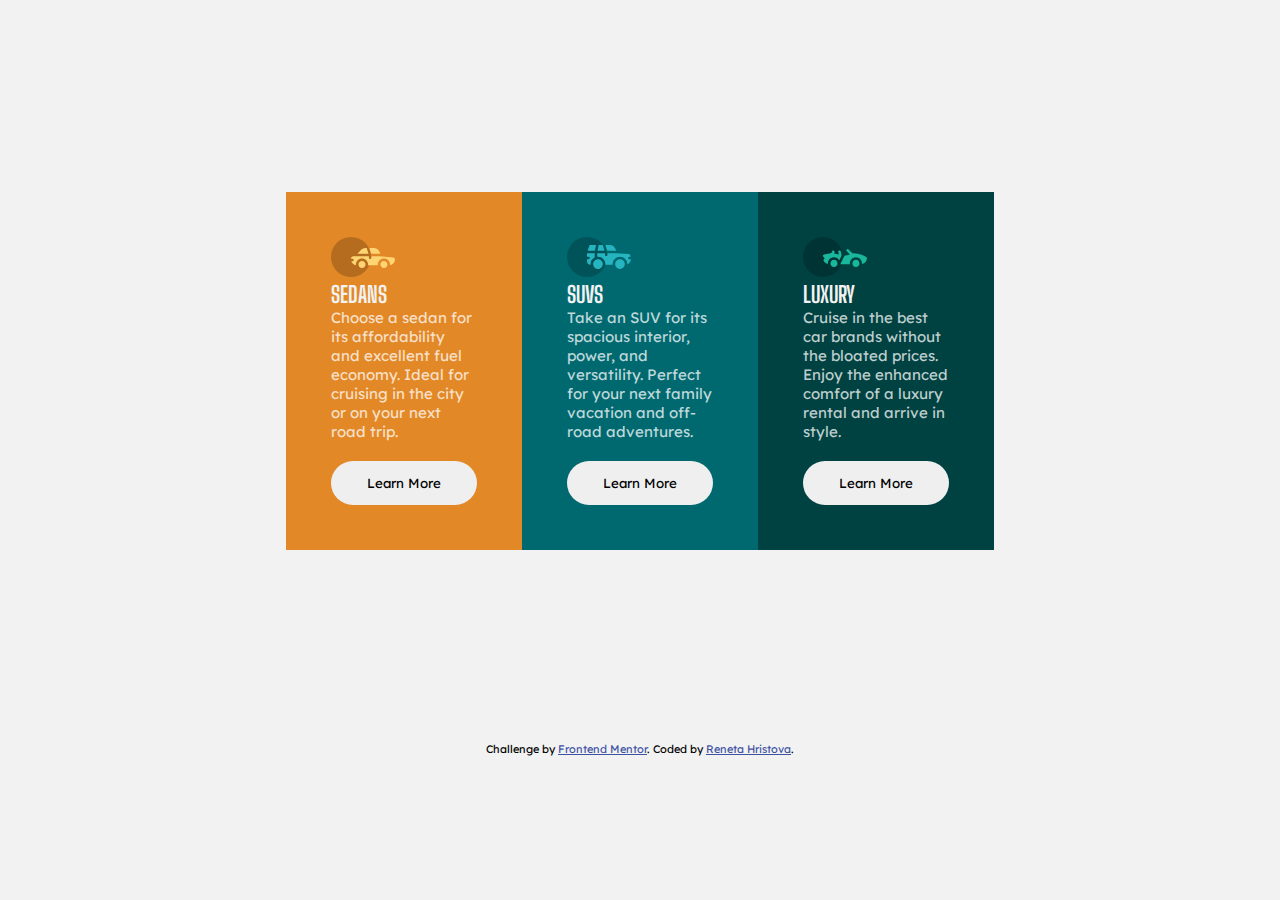
<file: 3-column-preview-card-component-main/index.html>
<!DOCTYPE html>
<html lang="en">
  <head>
    <meta charset="UTF-8" />
    <meta name="viewport" content="width=device-width, initial-scale=1.0" />
    <!-- displays site properly based on user's device -->

    <link
      rel="icon"
      type="image/png"
      sizes="32x32"
      href="./images/favicon-32x32.png"
    />
    <link rel="stylesheet" href="style.css" />

    <title>Frontend Mentor | 3-column preview card component</title>

    <!-- Feel free to remove these styles or customise in your own stylesheet 👍 -->
    <style>
      .attribution {
        font-size: 11px;
        text-align: center;
      }
      .attribution a {
        color: hsl(228, 45%, 44%);
      }
    </style>
  </head>
  <body>
    <div class="main-container">
      <div class="sedans-container box">
        <img src="./images/icon-sedans.svg" alt="sedan" />
        <h2>Sedans</h2>
        <p>
          Choose a sedan for its affordability and excellent fuel economy. Ideal
          for cruising in the city or on your next road trip.
        </p>
        <button>Learn More</button>
      </div>
      <div class="suvs-container box">
        <img src="./images/icon-suvs.svg" alt="suvs" />
        <h2>SUVS</h2>
        <p>
          Take an SUV for its spacious interior, power, and versatility. Perfect
          for your next family vacation and off-road adventures.
        </p>
        <button>Learn More</button>
      </div>
      <div class="luxury-container box">
        <img src="./images/icon-luxury.svg" alt="" />
        <h2>Luxury</h2>
        <p>
          Cruise in the best car brands without the bloated prices. Enjoy the
          enhanced comfort of a luxury rental and arrive in style.
        </p>
        <button>Learn More</button>
      </div>
    </div>
    <footer class="attribution">
      Challenge by
      <a href="https://www.frontendmentor.io?ref=challenge" target="_blank"
        >Frontend Mentor</a
      >. Coded by
      <a href="https://github.com/renetahristova">Reneta Hristova</a>.
    </footer>
  </body>
</html>
</file>
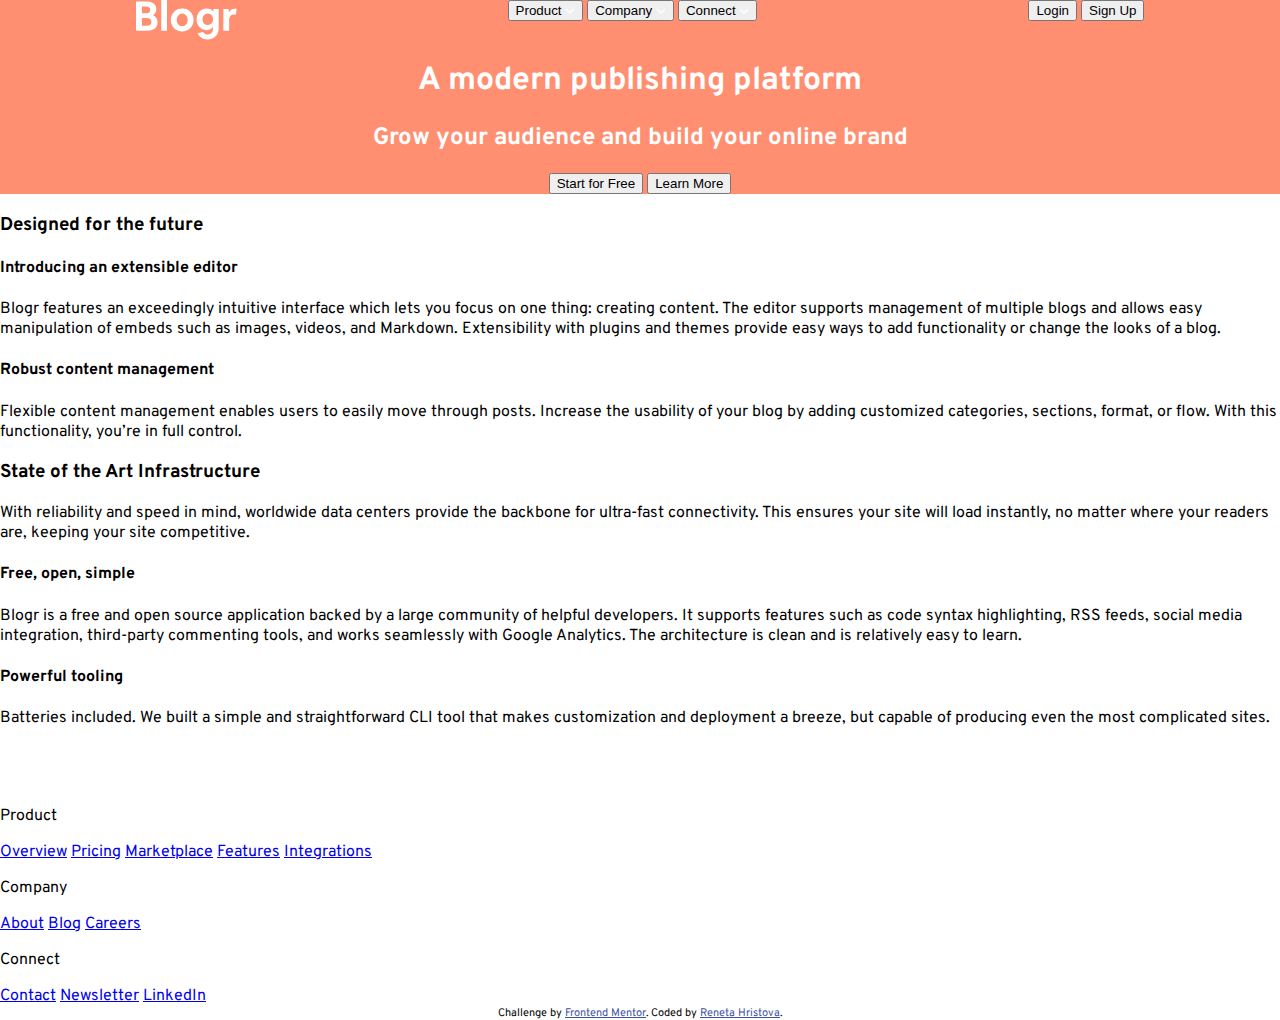
<file: blogr-landing-page-main/index.html>
<!DOCTYPE html>
<html lang="en">
  <head>
    <meta charset="UTF-8" />
    <meta name="viewport" content="width=device-width, initial-scale=1.0" />
    <!-- displays site properly based on user's device -->

    <link rel="stylesheet" href="style.css" />
    <link
      rel="icon"
      type="image/png"
      sizes="32x32"
      href="./images/favicon-32x32.png"
    />

    <title>Frontend Mentor | [Blogr]</title>
  </head>
  <body>
    <header>
      <nav class="navigation">
        <img
          class="navigation__logo"
          src="./images/logo.svg"
          alt="logo"
          class="logo"
        />
        <div class="navigation__dropdown">
          <button class="navigation__dropdown-button">
            Product
            <img src="./images/icon-arrow-light.svg" alt="" />
          </button>
          <div class="navigation__dropdown-content">
            <a href="#">Overview</a>
            <a href="#">Pricing</a>
            <a href="#">Marketplace</a>
            <a href="#">Features</a>
            <a href="#">Integrations</a>
          </div>
          <button>
            Company
            <img src="./images/icon-arrow-light.svg" alt="" />
          </button>
          <div class="navigation__dropdown-content">
            <a href="#">About</a>
            <a href="#">Team</a>
            <a href="#">Blog</a>
            <a href="#">Careers</a>
          </div>
          <button>
            Connect
            <img src="./images/icon-arrow-light.svg" alt="" />
          </button>
          <div class="navigation__dropdown-content">
            <a href="#">Contact</a>
            <a href="#">Newsletter</a>
            <a href="#">LinkedIn</a>
          </div>
        </div>
        <div class="navigation__buttons">
          <button>Login</button>
          <button>Sign Up</button>
        </div>
      </nav>
      <!-- END NAVIGAION -->
      <div class="hero">
        <h1 class="hero__header">A modern publishing platform</h1>
        <h2 class="hero__header">
          Grow your audience and build your online brand
        </h2>
        <div class="hero__buttons">
          <button>Start for Free</button>
          <button>Learn More</button>
        </div>
      </div>
    </header>
    <main>
      <section>
        <h3>Designed for the future</h3>
        <article>
          <h4>Introducing an extensible editor</h4>
          <p>
            Blogr features an exceedingly intuitive interface which lets you
            focus on one thing: creating content. The editor supports management
            of multiple blogs and allows easy manipulation of embeds such as
            images, videos, and Markdown. Extensibility with plugins and themes
            provide easy ways to add functionality or change the looks of a
            blog.
          </p>
        </article>
        <article>
          <h4>Robust content management</h4>
          <p>
            Flexible content management enables users to easily move through
            posts. Increase the usability of your blog by adding customized
            categories, sections, format, or flow. With this functionality,
            you’re in full control.
          </p>
        </article>
        <!-- add images -->
      </section>
      <section>
        <h3>State of the Art Infrastructure</h3>
        <p>
          With reliability and speed in mind, worldwide data centers provide the
          backbone for ultra-fast connectivity. This ensures your site will load
          instantly, no matter where your readers are, keeping your site
          competitive.
        </p>
      </section>
      <section>
        <article>
          <h4>Free, open, simple</h4>
          <p>
            Blogr is a free and open source application backed by a large
            community of helpful developers. It supports features such as code
            syntax highlighting, RSS feeds, social media integration,
            third-party commenting tools, and works seamlessly with Google
            Analytics. The architecture is clean and is relatively easy to
            learn.
          </p>
        </article>
        <article>
          <h4>Powerful tooling</h4>
          <p>
            Batteries included. We built a simple and straightforward CLI tool
            that makes customization and deployment a breeze, but capable of
            producing even the most complicated sites.
          </p>
        </article>
      </section>
    </main>
    <footer>
      <img src="./images/logo.svg" alt="logo" class="logo" />
      <div>
        <p>Product</p>
        <a href="#">Overview</a>
        <a href="#">Pricing</a>
        <a href="#">Marketplace</a>
        <a href="#">Features</a>
        <a href="#">Integrations</a>
      </div>
      <div>
        <p>Company</p>
        <a href="#">About</a>
        <a href="#">Blog</a>
        <a href="#">Careers</a>
      </div>
      <div>
        <p>Connect</p>
        <a href="#">Contact</a>
        <a href="#">Newsletter</a>
        <a href="#">LinkedIn</a>
      </div>
    </footer>

    <div class="attribution">
      Challenge by
      <a href="https://www.frontendmentor.io?ref=challenge" target="_blank"
        >Frontend Mentor</a
      >. Coded by
      <a href="https://github.com/renetahristova" target="_blank"
        >Reneta Hristova</a
      >.
    </div>
  </body>
</html>
</file>
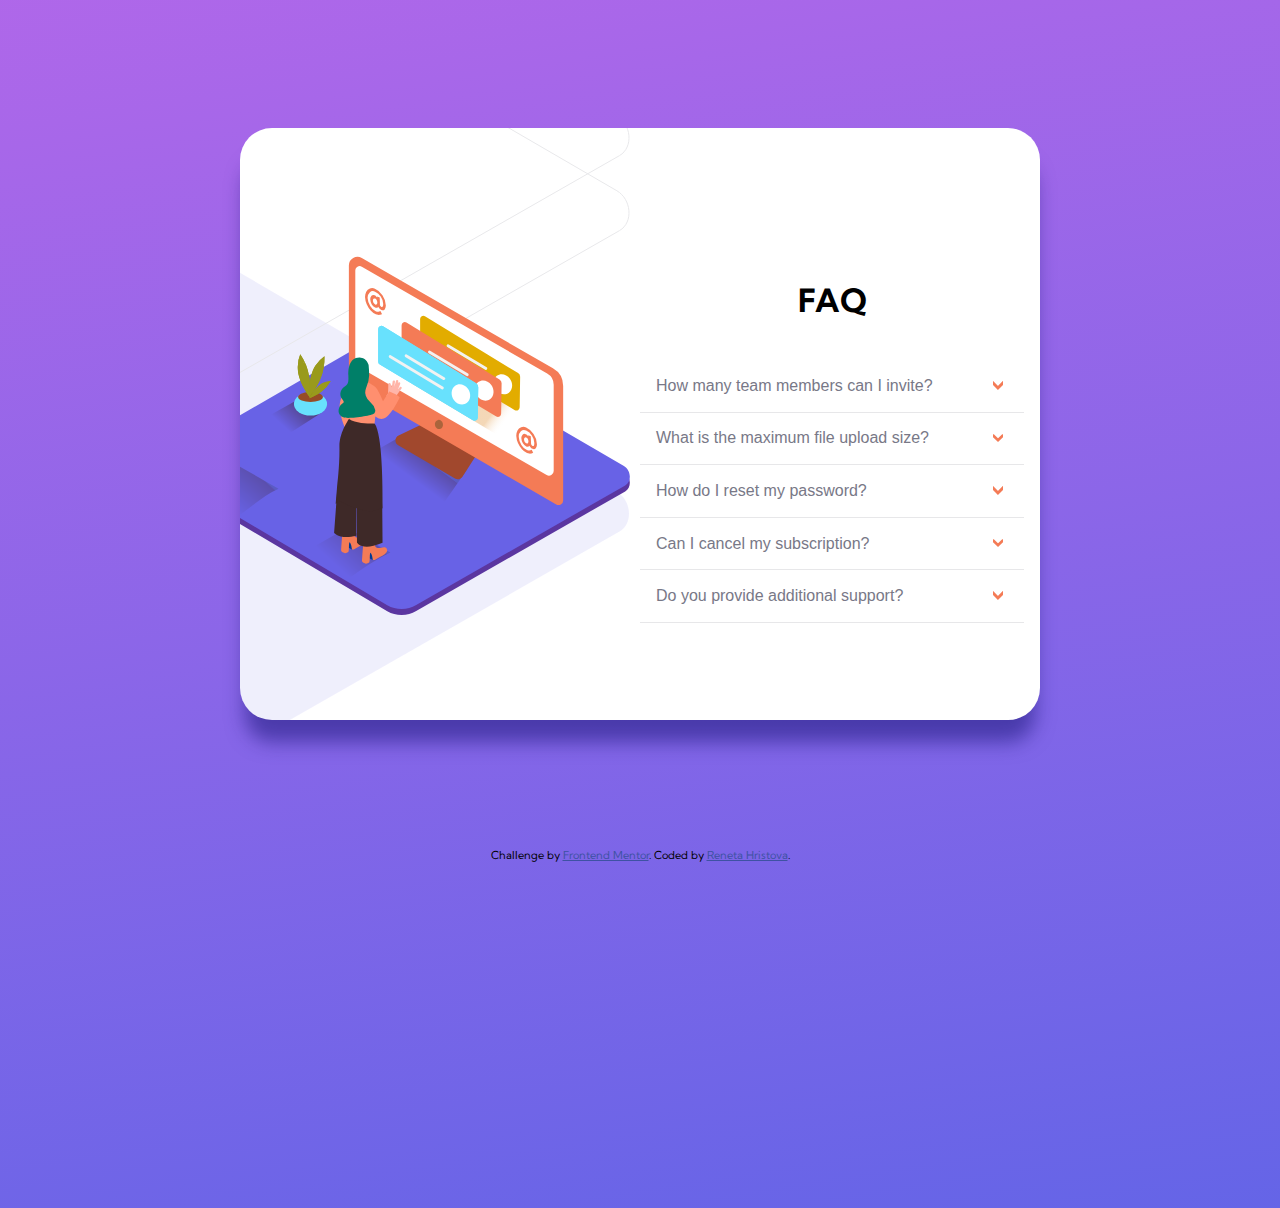
<file: faq-accordion-card-main/index.html>
<!DOCTYPE html>
<html lang="en">

<head>
  <meta charset="UTF-8" />
  <meta name="viewport" content="width=device-width, initial-scale=1.0" />
  <!-- displays site properly based on user's device -->

  <link rel="icon" type="image/png" sizes="32x32" href="./images/favicon-32x32.png" />
  <link rel="stylesheet" href="style.css" />
  <title>Frontend Mentor | FAQ Accordion Card</title>

</head>

<body>
  <section class="wrapper">
    <div class="inner-card">
      <div class="woman-img">
        <!-- <img src="./images/illustration-woman-online-desktop.svg" alt=""> -->
      </div>


      <div class="accordion-wrap">
        <h1 class="faq">FAQ</h1>

        <button class="accordion">
          How many team members can I invite?
        </button>
        <div class="panel">
          <p>
            You can invite up to 2 additional users on the Free plan. There is
            no limit on team members for the Premium plan.
          </p>
        </div>

        <button class="accordion">
          What is the maximum file upload size?

        </button>
        <div class="panel">
          <p>
            No more than 2GB. All files in your account must fit your allotted
            storage space.
          </p>
        </div>

        <button class="accordion">
          How do I reset my password?

        </button>
        <div class="panel">
          <p>
            Click “Forgot password” from the login page or “Change password”
            from your profile page. A reset link will be emailed to you.
          </p>
        </div>
        <button class="accordion">
          Can I cancel my subscription?

        </button>
        <div class="panel ">
          <p>
            Yes! Send us a message and we’ll process your request no questions
            asked.
          </p>
        </div>
        <button class="accordion">
          Do you provide additional support?
        </button>

        <div class="panel">
          <p>
            Chat and email support is available 24/7. Phone lines are open
            during normal business hours.
          </p>
        </div>
      </div>
    </div>
  </section>

  <div class="attribution">
    Challenge by
    <a href="https://www.frontendmentor.io?ref=challenge" target="_blank">Frontend Mentor</a>. Coded by
    <a href="https://github.com/renetahristova">Reneta Hristova</a>.
  </div>
  <script src="./app.js"></script>
</body>

</html>
</file>
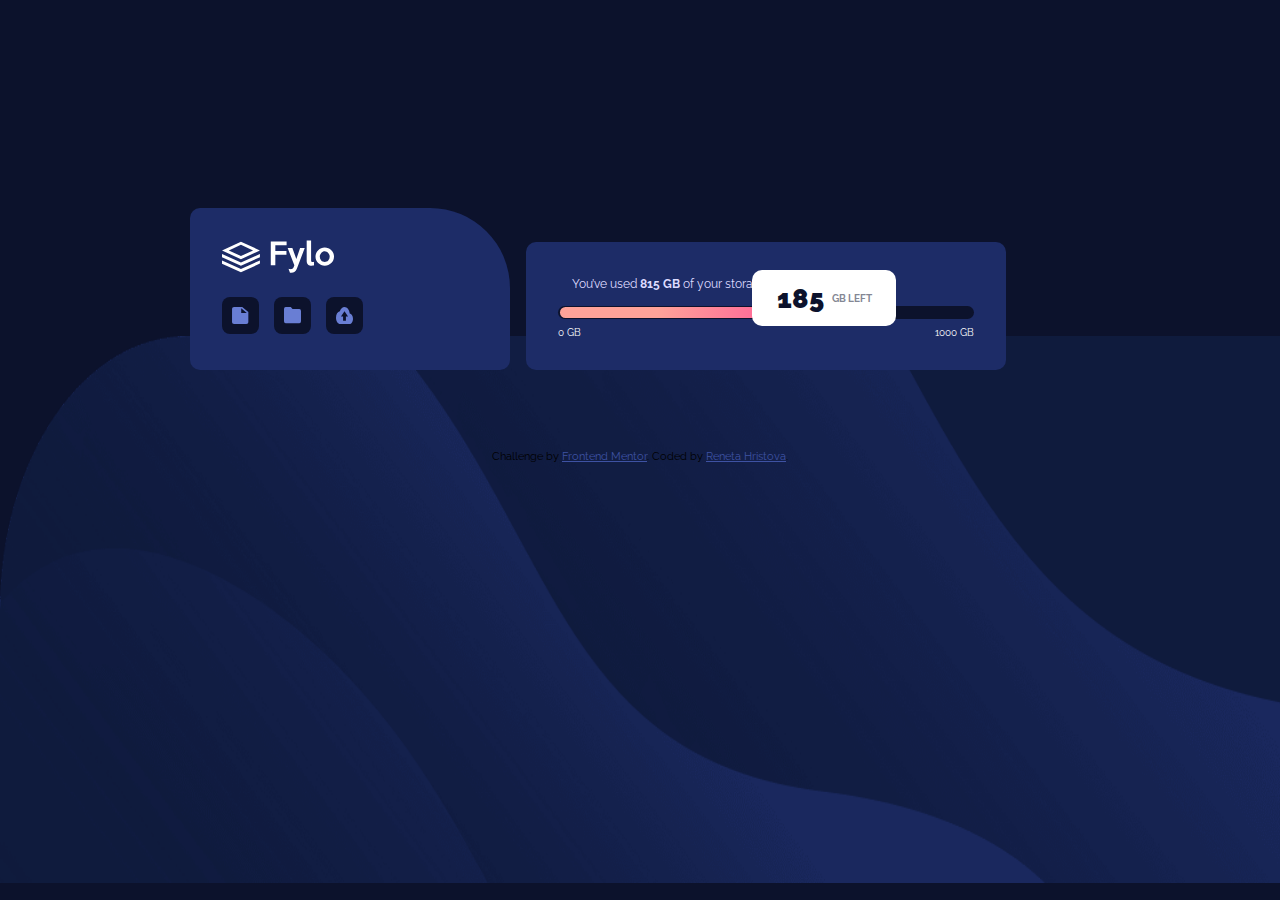
<file: fylo-data-storage-component-master/index.html>
<!DOCTYPE html>
<html lang="en">
  <head>
    <meta charset="UTF-8" />
    <meta name="viewport" content="width=device-width, initial-scale=1.0" />
    <!-- displays site properly based on user's device -->

    <link
      rel="icon"
      type="image/png"
      sizes="32x32"
      href="./images/favicon-32x32.png"
    />
    <link rel="stylesheet" href="style.css" />
    <title>Frontend Mentor | Fylo data storage component</title>
  </head>
  <body>
    <main>
      <section class="logo-section">
        <img src="./images/logo.svg" alt="logo" class="logo" />
        <div class="icons">
          <img src="./images/icon-document.svg" alt="document-icon" />
          <img src="./images/icon-folder.svg" alt="folder-icon" />
          <img src="./images/icon-upload.svg" alt="upload-icon" />
        </div>
      </section>

      <section class="info-section">
        <p class="info-section-label"
          >You’ve used <b>815 GB</b> of your storage</p
        >
        <div class="storage-bar">
          <div class="storage-back">
              <div class="storage-used">
                <div class="circle-indicator">
                </div>
              </div>
          </div>
        
          <div class="info-section-bottom">
            <p>0 GB</p>
            <p>1000 GB</p>
          </div>
      
          <div class="card-info">
            <b>185</b>
            <span class="card-info-small">GB Left </span>
          </div>
        </section>
    </main>
    <footer class="attribution">
      Challenge by
      <a href="https://www.frontendmentor.io?ref=challenge" target="_blank"
        >Frontend Mentor</a
      >. Coded by
      <a href="https://github.com/renetahristova">Reneta Hristova</a>.
    </footer>
  </body>
</html>
</file>
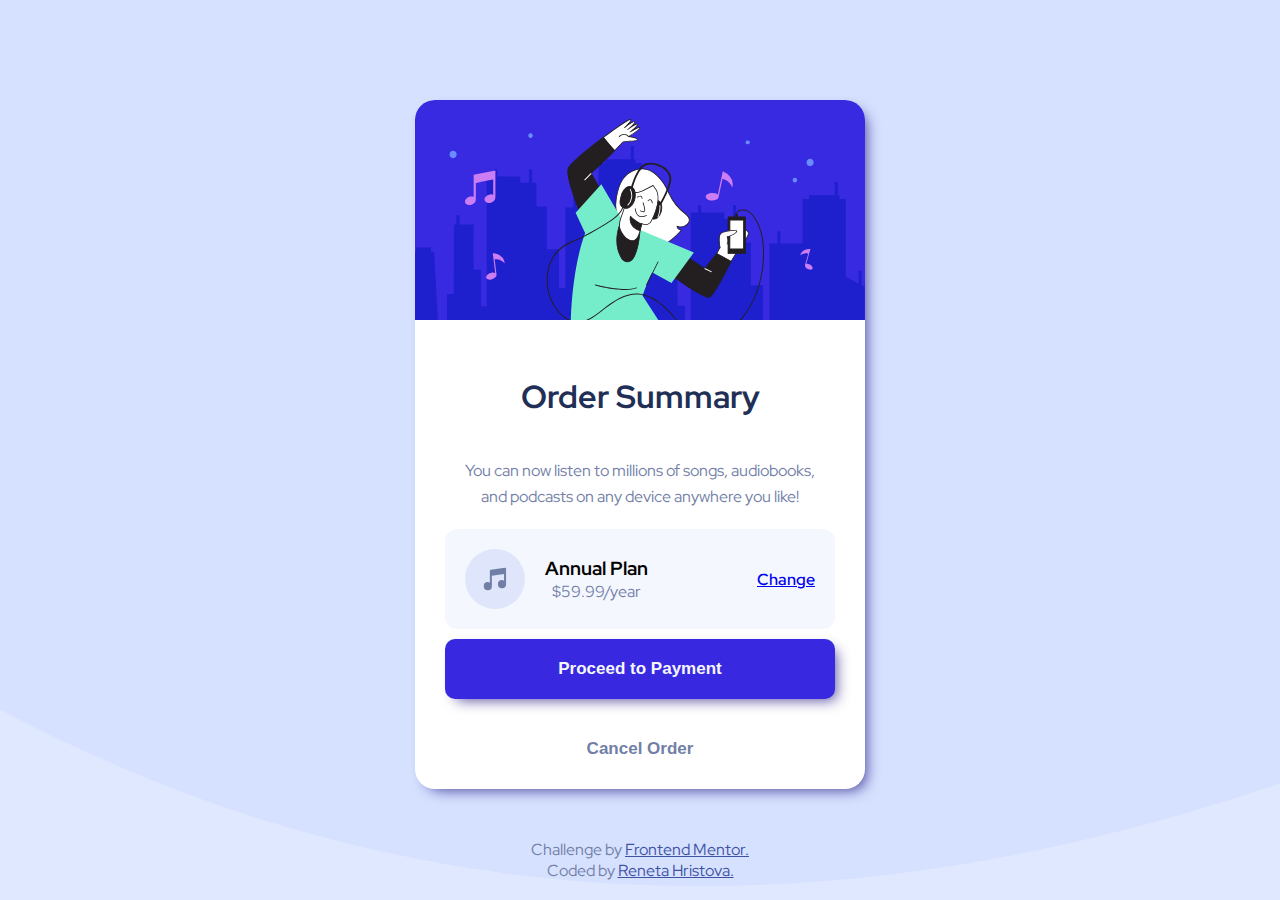
<file: order-summary-component-main/index.html>
<!DOCTYPE html>
<html lang="en">
  <head>
    <meta charset="UTF-8" />
    <meta name="viewport" content="width=device-width, initial-scale=1.0" />
    <!-- displays site properly based on user's device -->

    <link
      rel="icon"
      type="image/png"
      sizes="32x32"
      href="./images/favicon-32x32.png"
    />
    <link rel="stylesheet" href="style.css" />

    <title>Frontend Mentor | Order summary card</title>

    <!-- Feel free to remove these styles or customise in your own stylesheet 👍 -->
    <style>
      .attribution {
        font-size: 11px;
        text-align: center;
      }
      .attribution a {
        color: hsl(228, 45%, 44%);
      }
    </style>
  </head>
  <body>
    <div class="container">
      <div class="header-image">
        <img src="./images/illustration-hero.svg" alt="illustration-hero" />
      </div>
      <div class="hero">
        <h1 class="title">Order Summary</h1>
        <p class="subtitle">
          You can now listen to millions of songs, audiobooks, and podcasts on
          any device anywhere you like!
        </p>
        <div class="plan">
          <img src="./images/icon-music.svg" alt="music-icon" />
          <div class="left-plan">
            <h3>Annual Plan</h3>
            <p>$59.99/year</p>
          </div>
          <a href="#">Change</a>
        </div>
        <div class="btn-box"></div>
        <button class="btn btn-proceed">Proceed to Payment</button>
        <button class="btn btn-cancel">Cancel Order</button>
      </div>
    </div>
    <footer>
      <div class="attribution">
        <p>
          Challenge by
          <a href="https://www.frontendmentor.io?ref=challenge" target="_blank"
            >Frontend Mentor.</a
          >
        </p>
        <p>
          Coded by
          <a href="https://github.com/renetahristova" target="_blank"
            >Reneta Hristova.</a
          >
        </p>
      </div>
    </footer>
  </body>
</html>
</file>
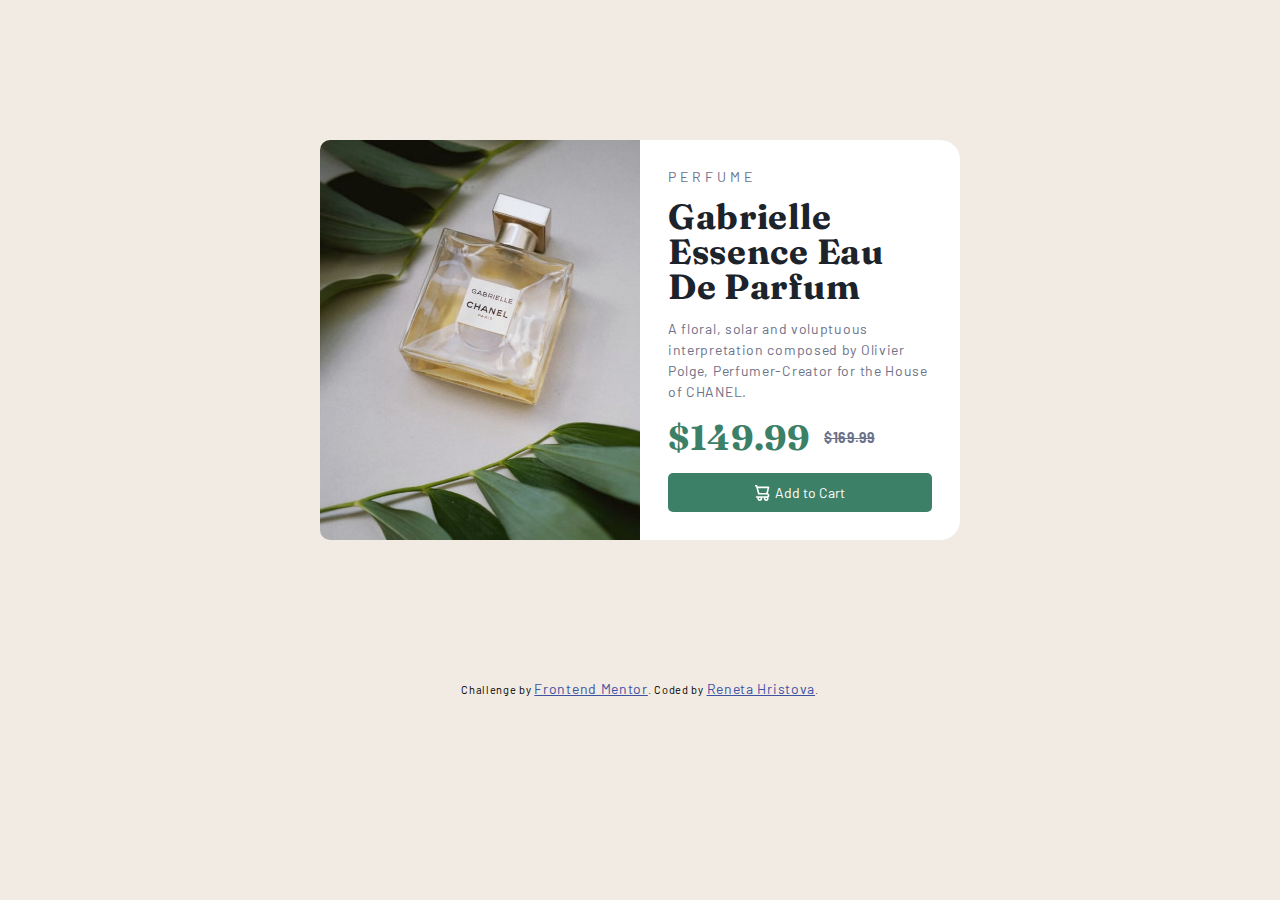
<file: product-preview-card-component-main/index.html>
<!DOCTYPE html>
<html lang="en">

<head>
  <meta charset="UTF-8">
  <meta name="viewport" content="width=device-width, initial-scale=1.0">
  <!-- displays site properly based on user's device -->

  <link rel="icon" type="image/png" sizes="32x32" href="./images/favicon-32x32.png">
  <link rel="stylesheet" href="style.css">
  <title>Frontend Mentor | Product preview card component</title>

  <!-- Feel free to remove these styles or customise in your own stylesheet 👍 -->
</head>

<body>
  <main class="main">
    <div class="image-wrapper"></div>
    <div class="content-wrapper">
      <p class="label">perfume</p>
      <h2 class="header">Gabrielle Essence Eau De Parfum</h2>
      <p class="description">A floral, solar and voluptuous interpretation composed by Olivier Polge,
        Perfumer-Creator for the House of CHANEL.</p>
      <div class="prices">
        <h3 class="price">$149.99</h3>
        <h3 class="price-sale">$169.99</h3>
      </div>
      <button class="add-button"><img src="./images/icon-cart.svg" alt=""> Add to Cart</button>
    </div>
  </main>
  <div class="attribution">
    Challenge by <a href="https://www.frontendmentor.io?ref=challenge" target="_blank">Frontend Mentor</a>.
    Coded by <a href="https://github.com/renetahristova">Reneta Hristova</a>.
  </div>
</body>

</html>
</file>
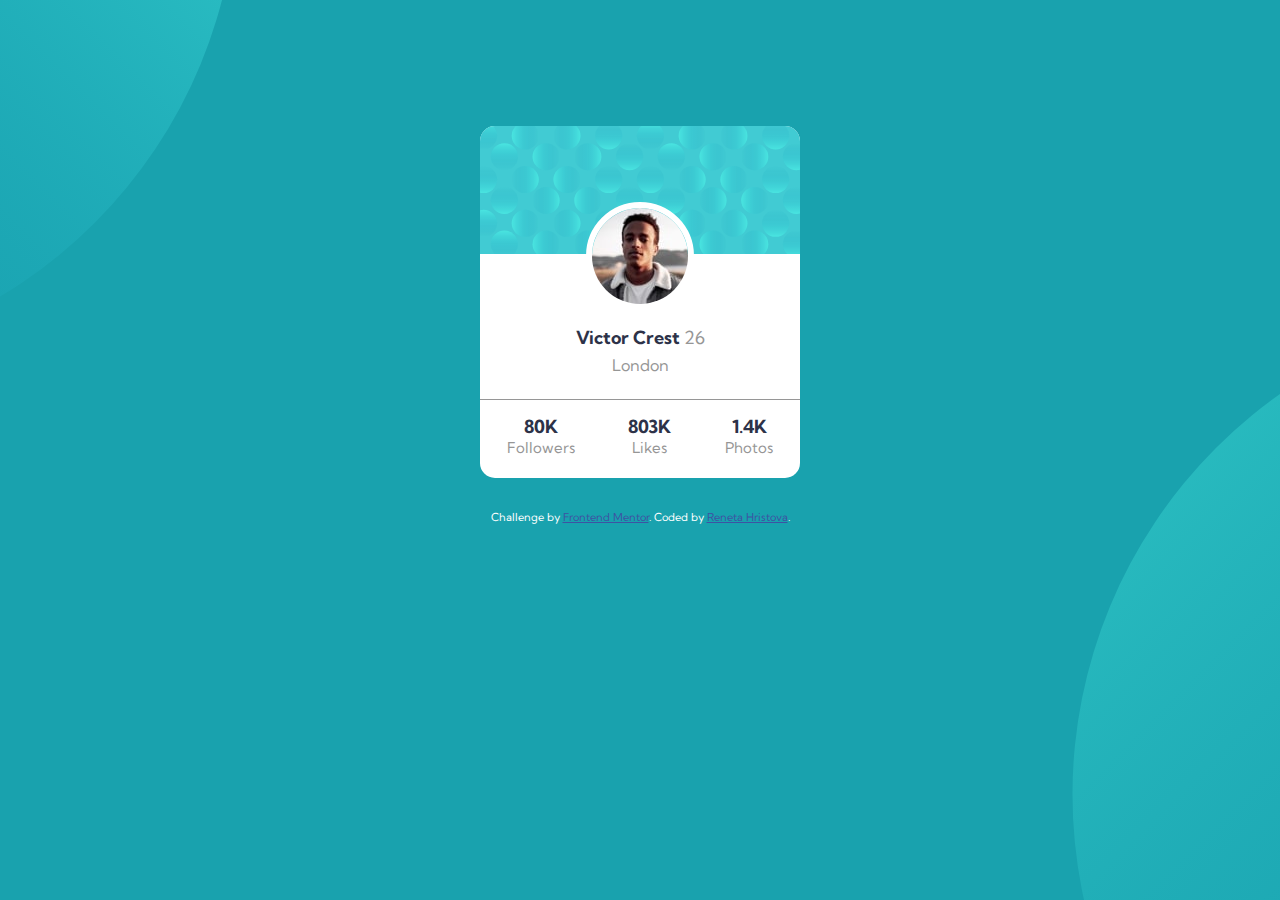
<file: profile-card-component-main/index.html>
<!DOCTYPE html>
<html lang="en">
  <head>
    <meta charset="UTF-8" />
    <meta name="viewport" content="width=device-width, initial-scale=1.0" />
    <!-- displays site properly based on user's device -->

    <link
      rel="icon"
      type="image/png"
      sizes="32x32"
      href="./images/favicon-32x32.png"
    />
    <link rel="stylesheet" href="style.css" />
    <title>Frontend Mentor | Profile card component</title>
  </head>
  <body>
    <main>
      <div class="container">
        <img
          class="card-pattern"
          src="./images/bg-pattern-card.svg"
          alt="card-pattern"
        />
        <img
          class="profile-img"
          src="./images/image-victor.jpg"
          alt="profile-img"
        />
        <h1>Victor Crest <span class="slim">26</span></h1>
        <p>London</p>

        <div class="stats">
          <h2>80K <span class="slim">Followers</span></h2>
          <h2>803K <span class="slim">Likes</span></h2>
          <h2>1.4K <span class="slim">Photos</span></h2>
        </div>
      </div>
    </main>

    <div class="attribution">
      Challenge by
      <a href="https://www.frontendmentor.io?ref=challenge" target="_blank"
        >Frontend Mentor</a
      >. Coded by
      <a href="https://github.com/renetahristova" target="_blank"
        >Reneta Hristova</a
      >.
    </div>
  </body>
</html>
</file>
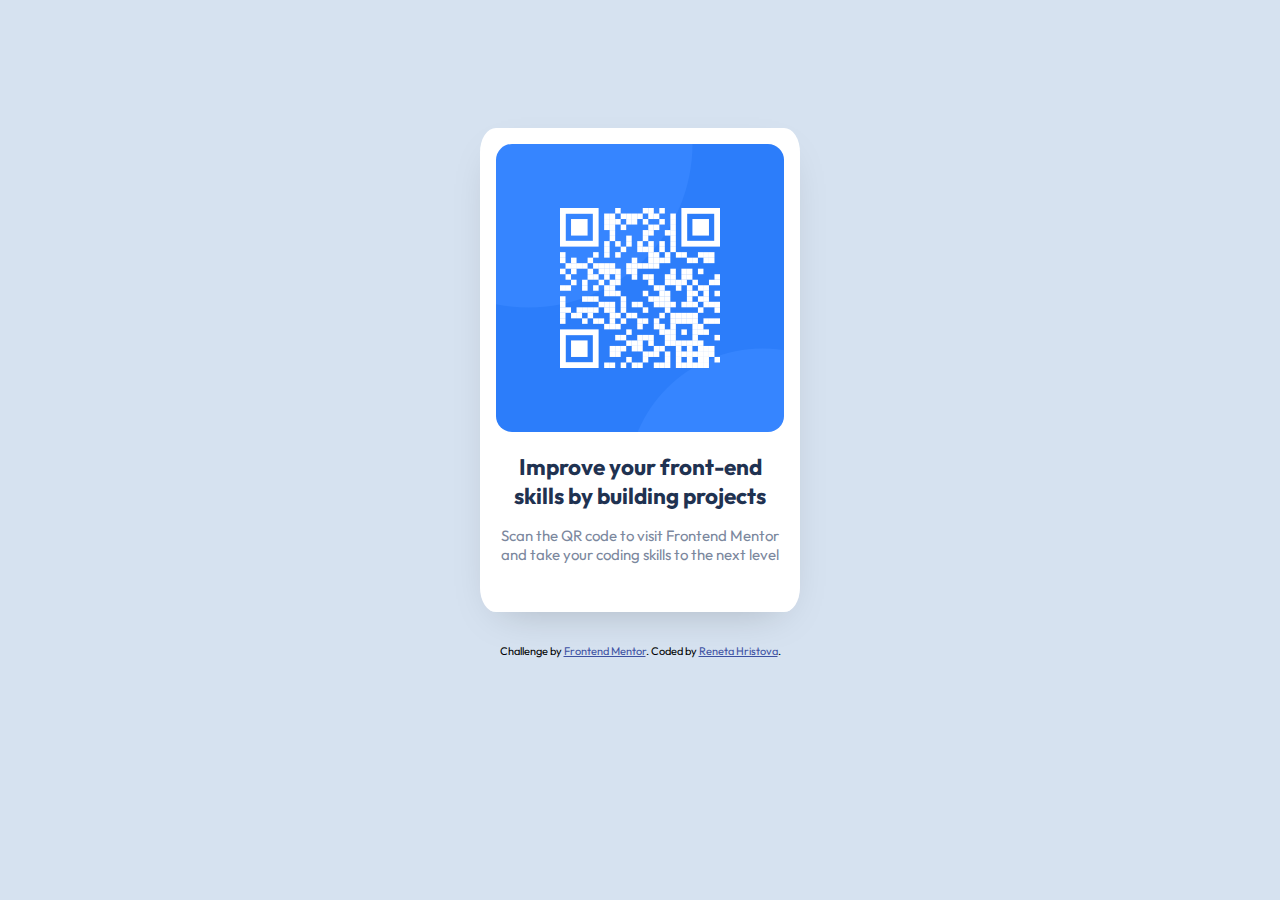
<file: qr-code-component-main/index.html>
<!DOCTYPE html>
<html lang="en">
  <head>
    <meta charset="UTF-8" />
    <meta name="viewport" content="width=device-width, initial-scale=1.0" />
    <!-- displays site properly based on user's device -->

    <link
      rel="icon"
      type="image/png"
      sizes="32x32"
      href="./images/favicon-32x32.png"
    />
    <link rel="stylesheet" href="style.css" />
    <title>Frontend Mentor | QR code component</title>

    <!-- Feel free to remove these styles or customise in your own stylesheet 👍 -->
    <style>
      .attribution {
        margin-top: 2rem;
        font-size: 11px;
        text-align: center;
      }
      .attribution a {
        color: hsl(228, 45%, 44%);
      }
    </style>
  </head>
  <body>
    <main>
      <div class="container">
        <img src="./images/image-qr-code.png" alt="qr-code" />
        <h2>Improve your front-end skills by building projects</h2>
        <p>
          Scan the QR code to visit Frontend Mentor and take your coding skills
          to the next level
        </p>
      </div>
    </main>

    <div class="attribution">
      Challenge by
      <a href="https://www.frontendmentor.io?ref=challenge" target="_blank"
        >Frontend Mentor</a
      >. Coded by
      <a href="https://github.com/renetahristova">Reneta Hristova</a>.
    </div>
  </body>
</html>
</file>
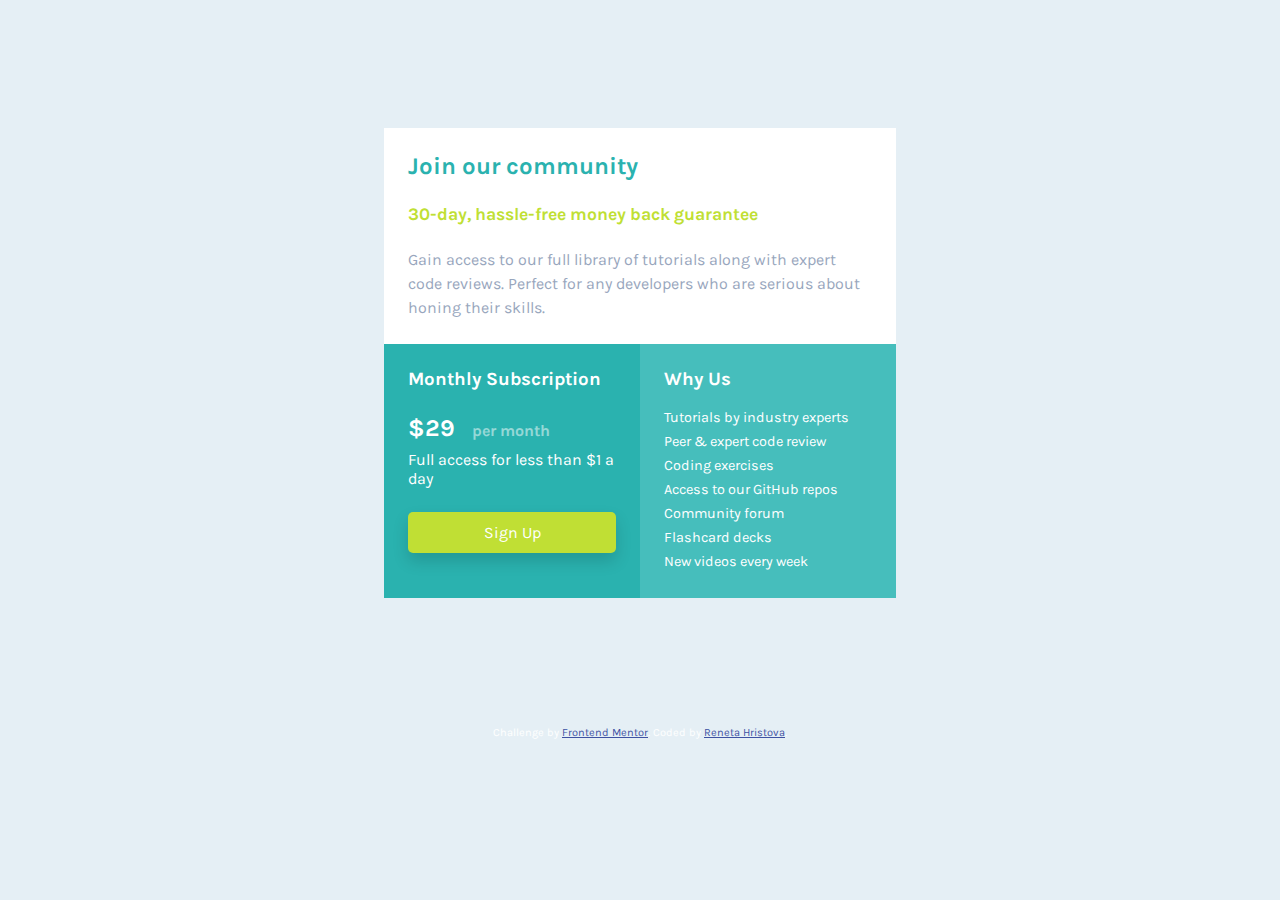
<file: single-price-grid-component-master/index.html>
<!DOCTYPE html>
<html lang="en">
  <head>
    <meta charset="UTF-8" />
    <meta name="viewport" content="width=device-width, initial-scale=1.0" />
    <!-- displays site properly based on user's device -->

    <link
      rel="icon"
      type="image/png"
      sizes="32x32"
      href="./images/favicon-32x32.png"
    />
    <link rel="stylesheet" href="style.css" />
    <title>Frontend Mentor | Single Price Grid Component</title>

    <!-- Feel free to remove these styles or customise in your own stylesheet 👍 -->
    <style>
      .attribution {
        font-size: 11px;
        text-align: center;
      }
      .attribution a {
        color: hsl(228, 45%, 44%);
      }
    </style>
  </head>
  <body>
    <section class="card">
      <div class="join-us">
        <h2>Join our community</h2>
        <h3>30-day, hassle-free money back guarantee</h3>
        <p>
          Gain access to our full library of tutorials along with expert code
          reviews. Perfect for any developers who are serious about honing their
          skills.
        </p>
      </div>
      <div class="month-sub">
        <h3>Monthly Subscription</h3>
        <h4>&dollar;29<span> per month </span></h4>
        <p>Full access for less than &dollar;1 a day</p>
        <a href="#">Sign Up</a>
      </div>
      <div class="why-us">
        <h3>Why Us</h3>
        <ul>
          <li>Tutorials by industry experts</li>
          <li>Peer &amp; expert code review</li>
          <li>Coding exercises</li>
          <li>Access to our GitHub repos</li>
          <li>Community forum</li>
          <li>Flashcard decks</li>
          <li>New videos every week</li>
        </ul>
      </div>
    </section>
    <footer>
      <p class="attribution">
        Challenge by
        <a href="https://www.frontendmentor.io?ref=challenge" target="_blank"
          >Frontend Mentor</a
        >. Coded by
        <a href="https://github.com/renetahristova">Reneta Hristova</a>.
      </p>
    </footer>
  </body>
</html>
</file>
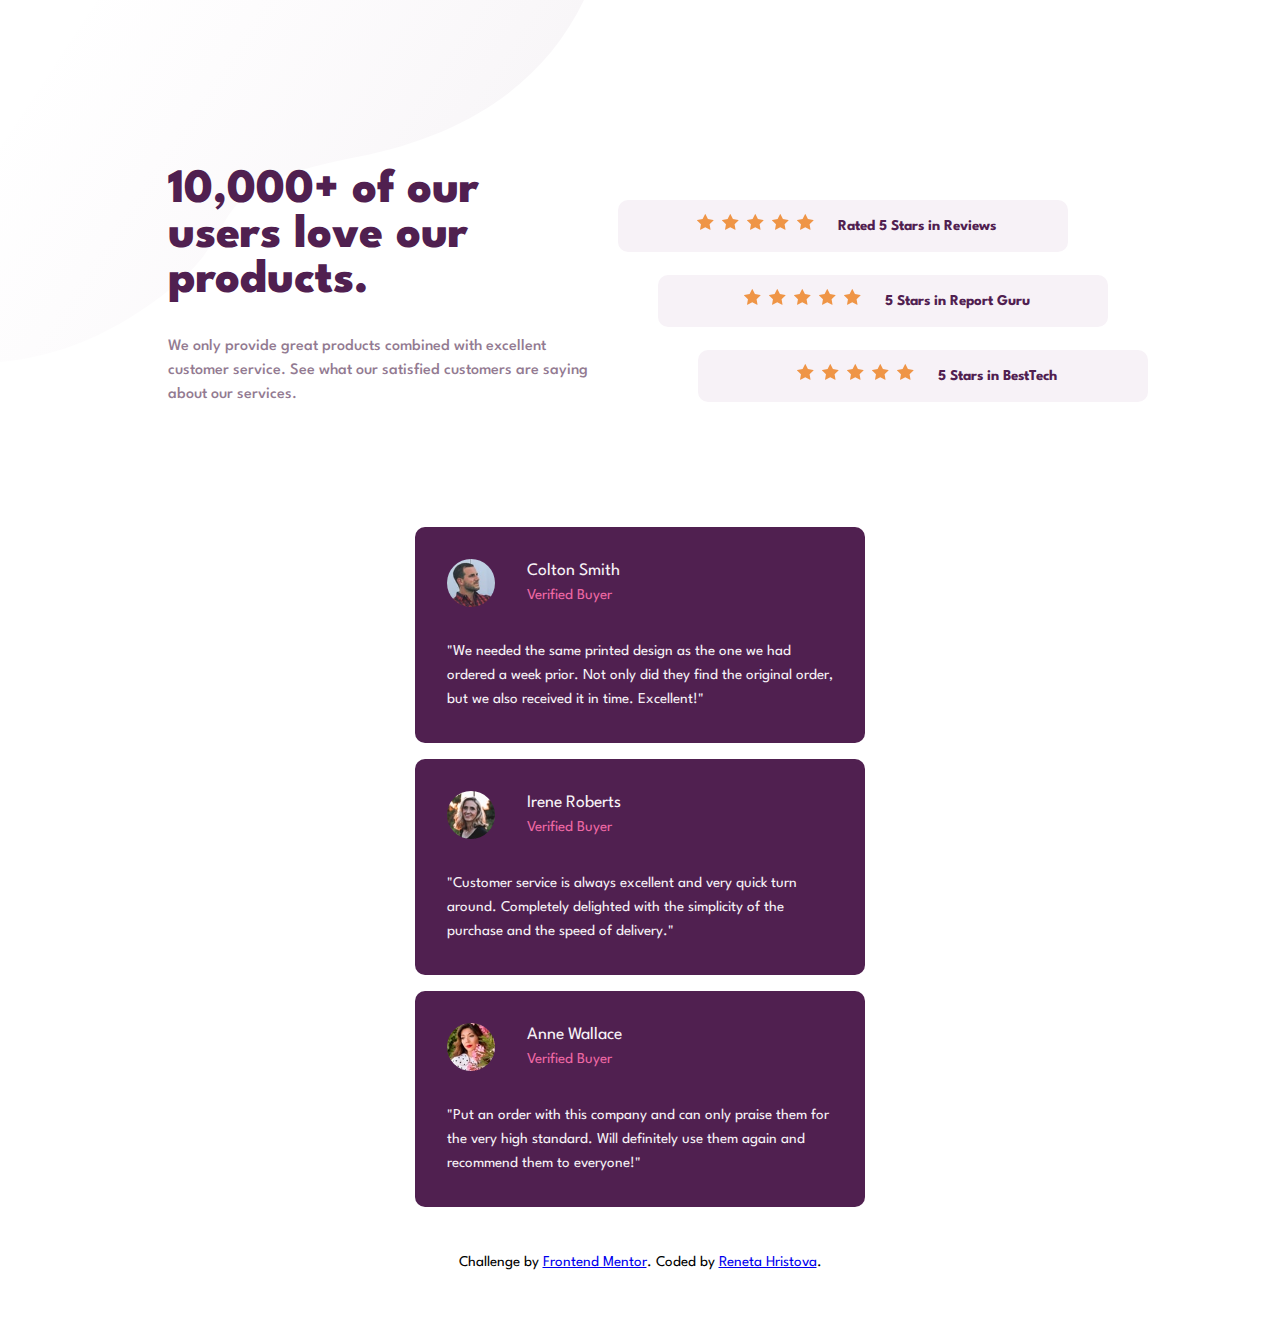
<file: social-proof-section-master/index.html>
<!DOCTYPE html>
<html lang="en">
  <head>
    <meta charset="UTF-8" />
    <meta name="viewport" content="width=device-width, initial-scale=1.0" />
    <link rel="stylesheet" href="style.css" />
    <!-- displays site properly based on user's device -->

    <link
      rel="icon"
      type="image/png"
      sizes="32x32"
      href="./images/favicon-32x32.png"
    />

    <title>Frontend Mentor | Social proof section</title>
  </head>
  <body>
    <header>
      <section class="heading">
        <h1>10,000+ of our users love our products.</h1>
        <h2>
          We only provide great products combined with excellent customer
          service. See what our satisfied customers are saying about our
          services.
        </h2>
      </section>
      <section class="rating">
        <div class="star-box rev">
          <img src="./images/icon-star.svg" alt="star" />
          <img src="./images/icon-star.svg" alt="star" />
          <img src="./images/icon-star.svg" alt="star" />
          <img src="./images/icon-star.svg" alt="star" />
          <img src="./images/icon-star.svg" alt="star" />
          <p>Rated 5 Stars in Reviews</p>
        </div>
        <div class="star-box guru">
          <img src="./images/icon-star.svg" alt="star" />
          <img src="./images/icon-star.svg" alt="star" />
          <img src="./images/icon-star.svg" alt="star" />
          <img src="./images/icon-star.svg" alt="star" />
          <img src="./images/icon-star.svg" alt="star" />
          <p>5 Stars in Report Guru</p>
        </div>
        <div class="star-box tech">
          <img src="./images/icon-star.svg" alt="star" />
          <img src="./images/icon-star.svg" alt="star" />
          <img src="./images/icon-star.svg" alt="star" />
          <img src="./images/icon-star.svg" alt="star" />
          <img src="./images/icon-star.svg" alt="star" />
          <p>5 Stars in BestTech</p>
        </div>
      </section>
    </header>
    <article class="feedback-cards">
      <div class="feedback">
        <div class="top-card">
          <img src="./images/image-colton.jpg" alt="customer" />
          <div class="names">
            <h3>Colton Smith</h3>
            <h4>Verified Buyer</h4>
          </div>
        </div>
        <p>
          "We needed the same printed design as the one we had ordered a week
          prior. Not only did they find the original order, but we also received
          it in time. Excellent!"
        </p>
      </div>
      <div class="feedback">
        <div class="top-card">
          <img src="./images/image-irene.jpg" alt="customer" />
          <div class="names">
            <h3>Irene Roberts</h3>
            <h4>Verified Buyer</h4>
          </div>
        </div>
        <p>
          "Customer service is always excellent and very quick turn around.
          Completely delighted with the simplicity of the purchase and the speed
          of delivery."
        </p>
      </div>
      <div class="feedback">
        <div class="top-card">
          <img src="./images/image-anne.jpg" alt="customer" />
          <div class="names">
            <h3>Anne Wallace</h3>
            <h4>Verified Buyer</h4>
          </div>
        </div>
        <p>
          "Put an order with this company and can only praise them for the very
          high standard. Will definitely use them again and recommend them to
          everyone!"
        </p>
      </div>
    </article>
    <footer>
      <div class="attribution">
        Challenge by
        <a href="https://www.frontendmentor.io?ref=challenge" target="_blank"
          >Frontend Mentor</a
        >. Coded by
        <a href="https://github.com/renetahristova" target="_blank"
          >Reneta Hristova</a
        >.
      </div>
    </footer>
  </body>
</html>
</file>
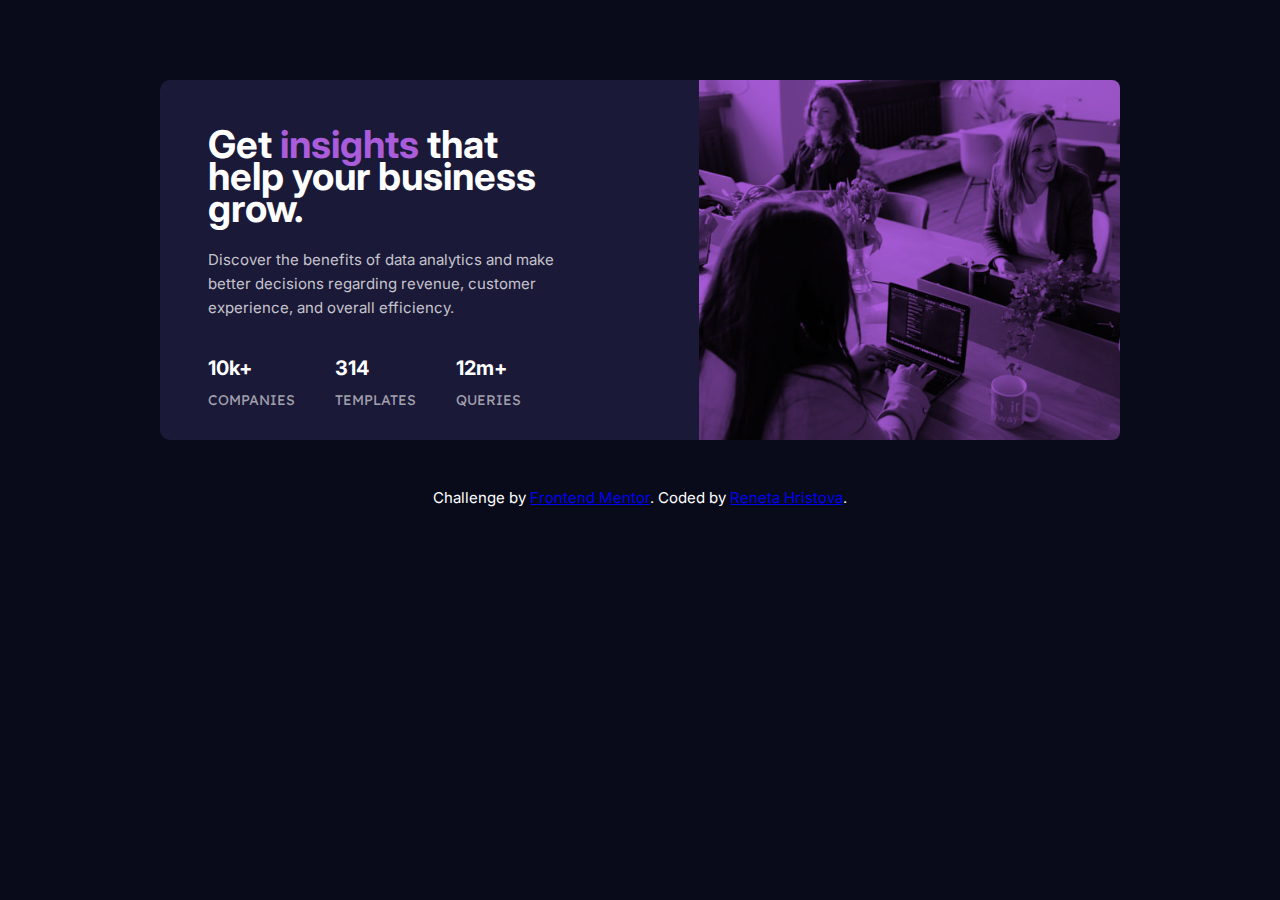
<file: stats-preview-card-component-main/index.html>
<!DOCTYPE html>
<html lang="en">
<head>
  <meta charset="UTF-8">
  <meta name="viewport" content="width=device-width, initial-scale=1.0"> <!-- displays site properly based on user's device -->

  <link rel="icon" type="image/png" sizes="32x32" href="./images/favicon-32x32.png">
  <link rel="stylesheet" href="style.css">
  <title>Frontend Mentor | Stats preview card component</title>
</head>
<body>
<section class = "card">
  <div class="img-sec">

  </div>
  <div class="inner-card">

  
  <div class = "header">
    <h1>Get <span id="insights-color">insights</span> that help your business grow.</h1>
  </div>
  
<div class = "main-text">
  <p>Discover the benefits of data analytics and make better decisions regarding revenue, customer 
    experience, and overall efficiency.</p>

</div>
 <div class = "stats">
  <h4>10k+<span class = "stats-span"> companies</span></h2>
  <h4>314 <span class = "stats-span">templates</span></h2>
  <h4>12m+ <span class = "stats-span">queries</span></h2>
</div>
  
</div>
</section>
  

  <div class="attribution">
    Challenge by <a href="https://www.frontendmentor.io?ref=challenge" target="_blank">Frontend Mentor</a>. 
    Coded by <a href="#">Reneta Hristova</a>.
  </div>
</body>
</html>
</file>
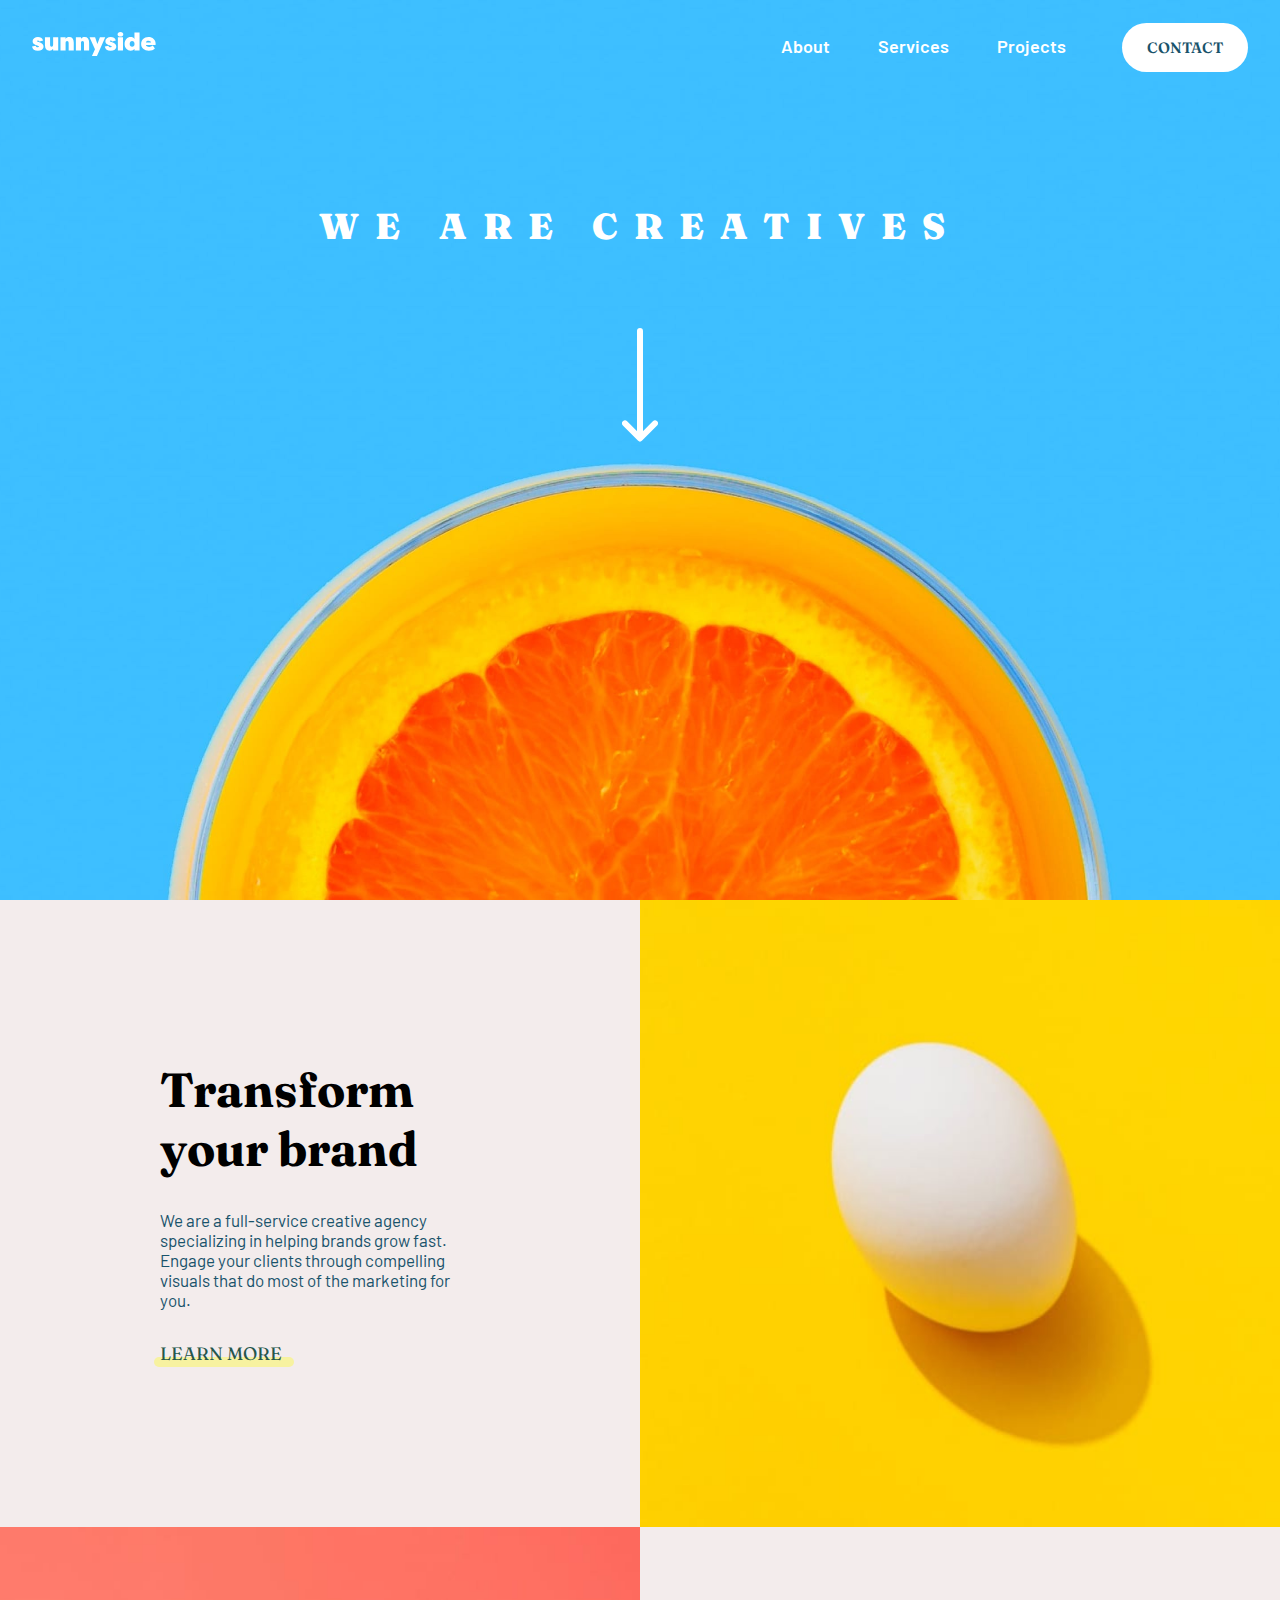
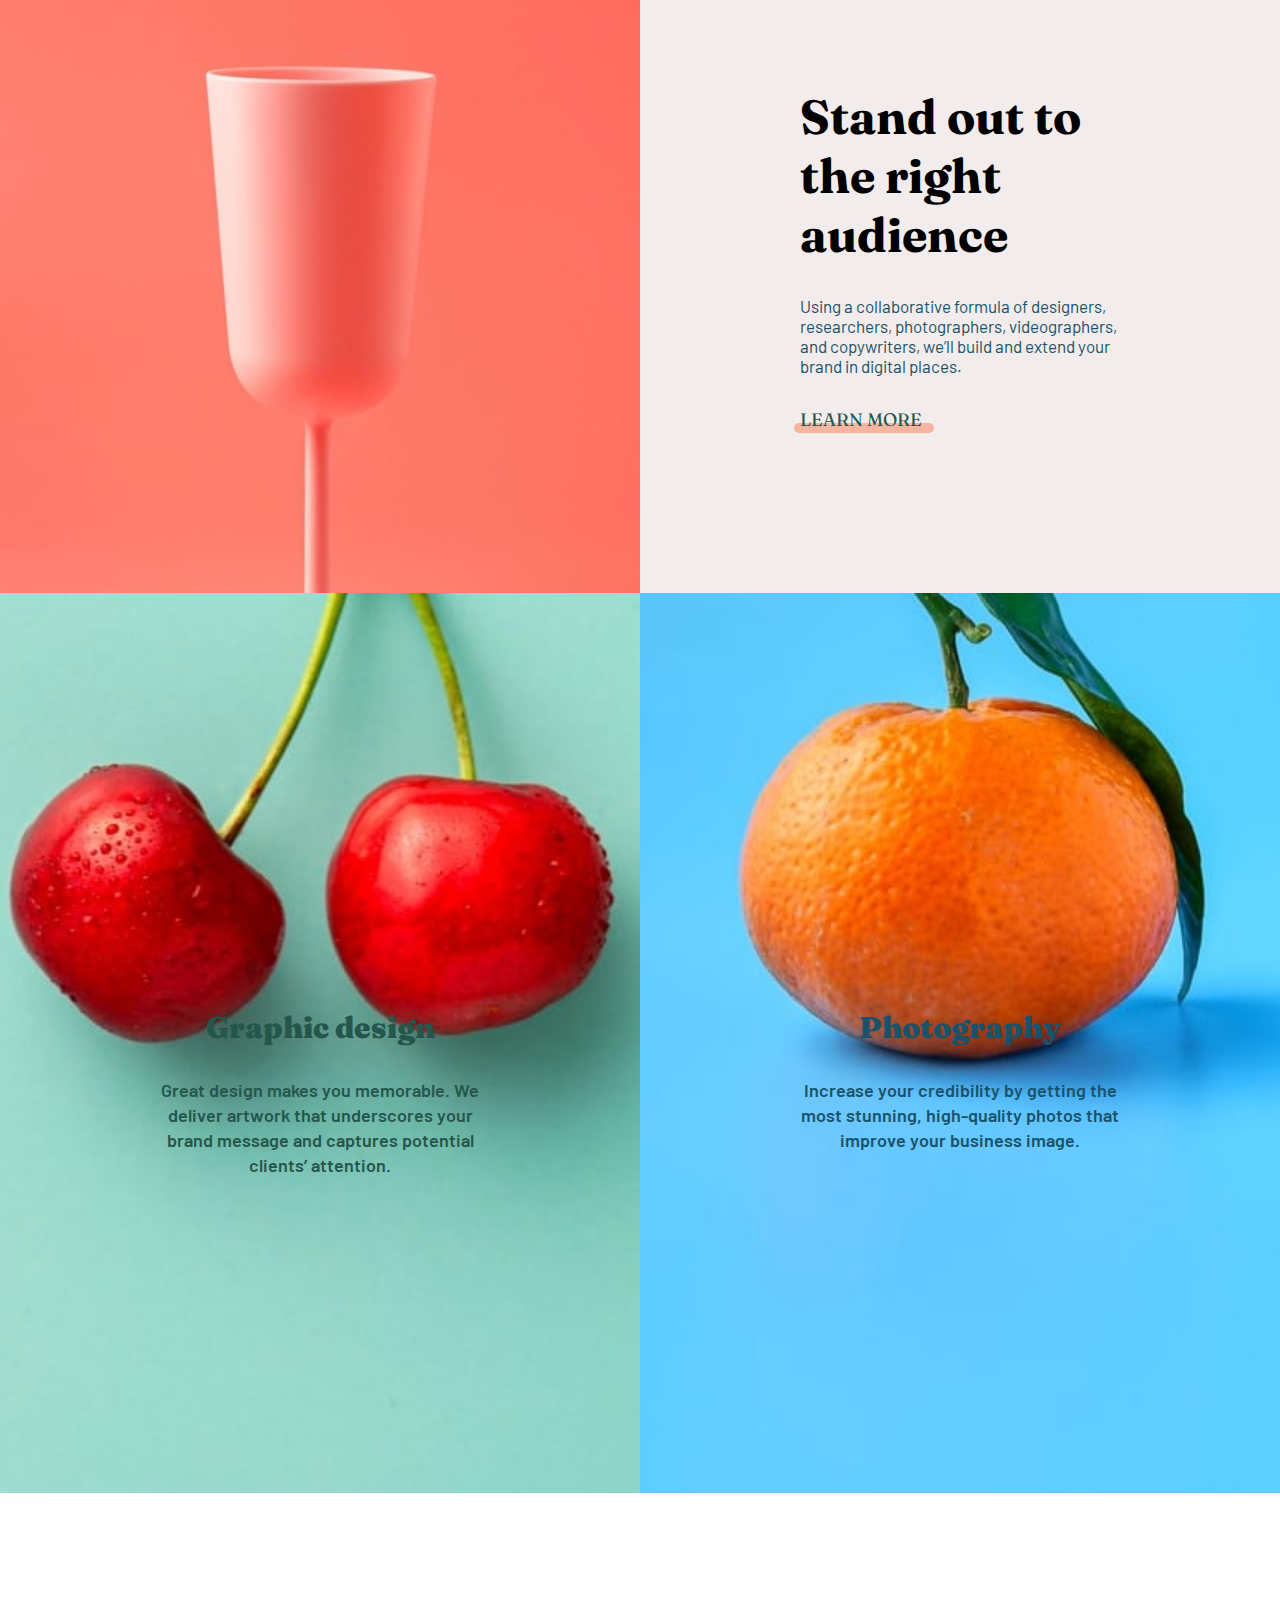
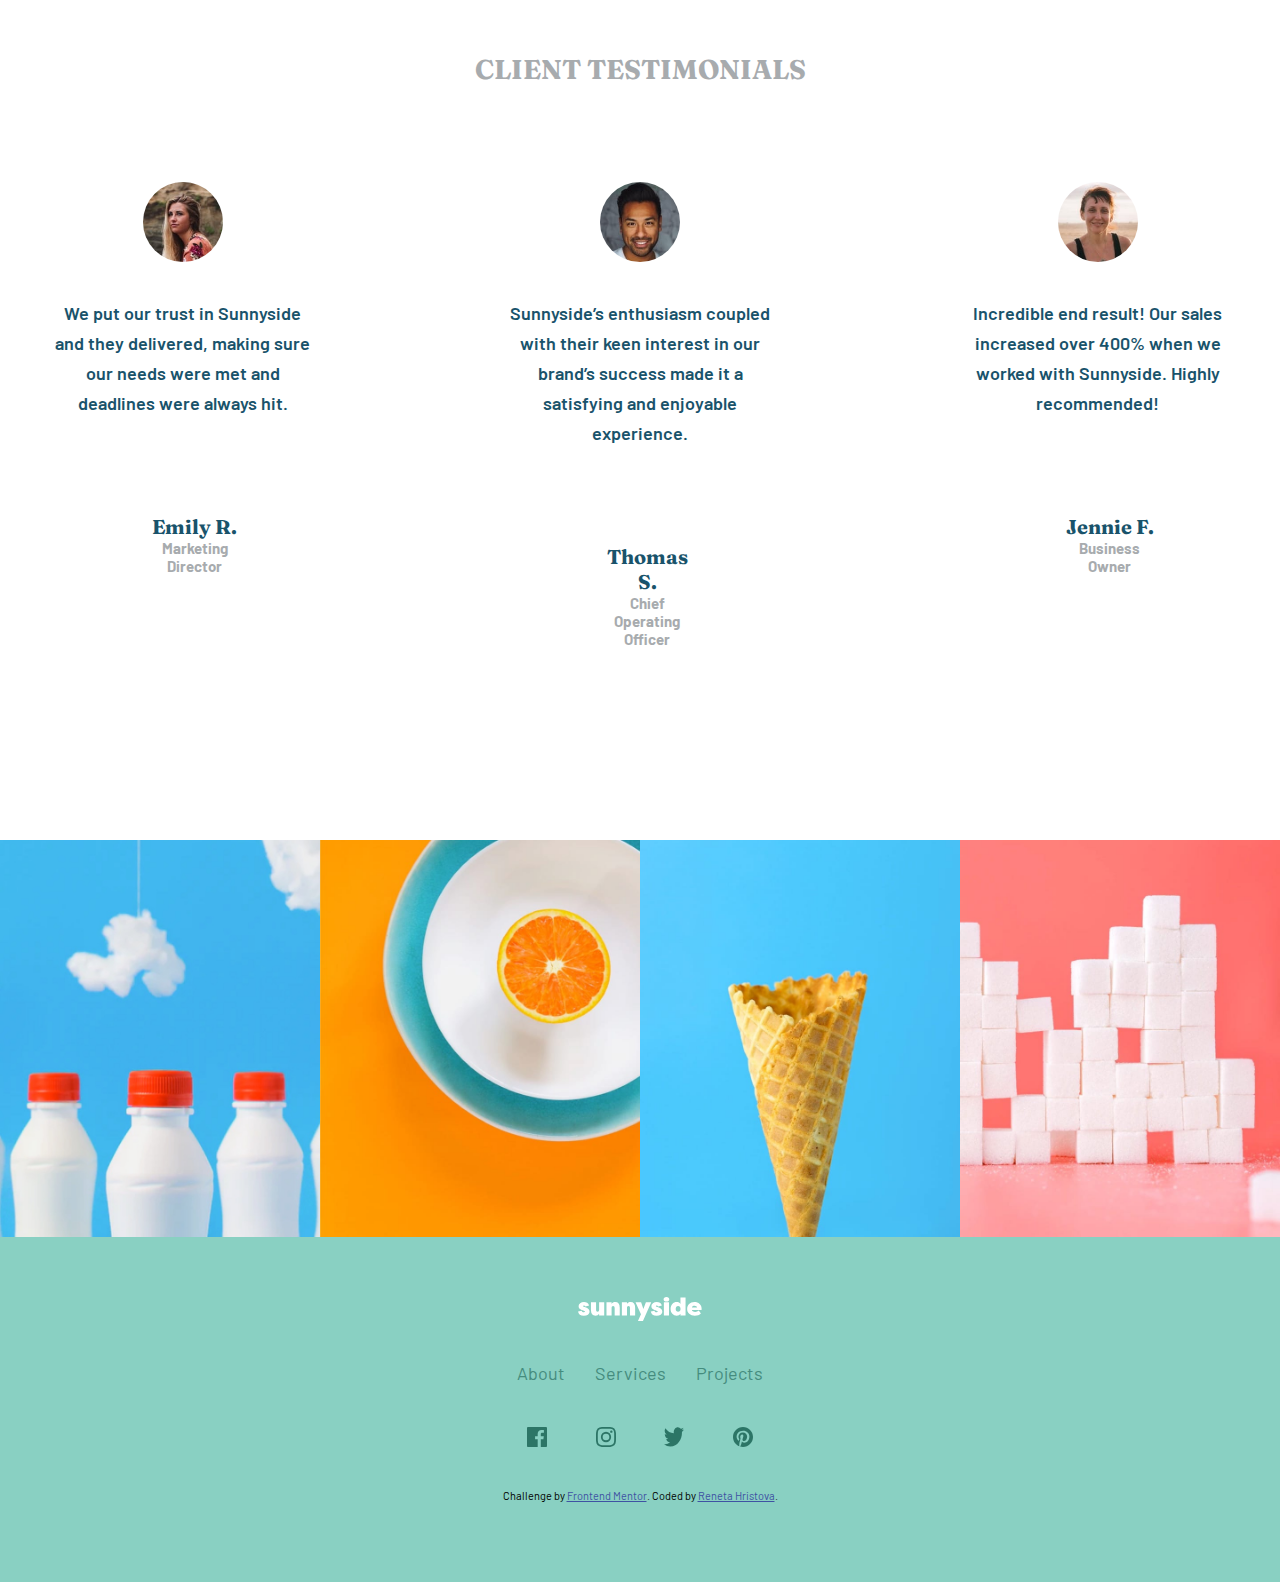
<file: sunnyside-agency-landing-page-main1/index.html>
<!DOCTYPE html>
<html lang="en">
  <head>
    <meta charset="UTF-8" />
    <meta name="viewport" content="width=device-width, initial-scale=1.0" />
    <!-- displays site properly based on user's device -->

    <link
      rel="icon"
      type="image/png"
      sizes="32x32"
      href="./images/favicon-32x32.png"
    />
    <link rel="stylesheet" href="style.css" />
    <title>Frontend Mentor | Sunnyside agency landing page</title>
  </head>
  <body>
    <header class="header">
      <div class="header-wrapper">
        <div class="logo">
          <img src="./images/logo.svg" alt="sunnyside-logo" />
        </div>
        <nav class="nav">
          <div class="responsive">
            <li class="list"><a href="#">About</a></li>
            <li class="list"><a href="#">Services</a></li>
            <li class="list"><a href="#">Projects</a></li>
            <li class="list"><a href="#" class="contact">Contact</a></li>
          </div>
          <li>
            <a href="#" class="hamburger"
              ><img src="./images/icon-hamburger.svg"
            /></a>
          </li>
        </nav>
      </div>
      <div class="hero">
        <h1 class="hero-header">We are creatives</h1>
        <img src="./images/icon-arrow-down.svg" class="arrow-down" />
      </div>
    </header>
    <main>
      <div class="brand-transform">
        <div class="brand-transform_info">
          <h2>Transform your brand</h2>
          <p>
            We are a full-service creative agency specializing in helping brands
            grow fast. Engage your clients through compelling visuals that do
            most of the marketing for you.
          </p>
          <div class="learn-more">
            <a href="#">Learn more</a>
            <div></div>
          </div>
        </div>
        <div class="brand-transform_photo">
          <img src="./images/desktop/image-transform.jpg" alt="egg" />
        </div>
      </div>
      <div class="stand-out">
        <div class="stand-out_photo">
          <img src="./images/desktop/image-stand-out.jpg" alt="glass" />
        </div>
        <div class="stand-out_info">
          <h2>Stand out to the right audience</h2>
          <p>
            Using a collaborative formula of designers, researchers,
            photographers, videographers, and copywriters, we’ll build and
            extend your brand in digital places.
          </p>
          <div class="learn-more">
            <a href="#">Learn more</a>
            <div class="pink"></div>
          </div>
        </div>
      </div>
      <div class="gr-ph">
        <div class="graphic-design">
          <div class="graphic-design_in gr_ph">
            <h2>Graphic design</h2>
            <p>
              Great design makes you memorable. We deliver artwork that
              underscores your brand message and captures potential clients’
              attention.
            </p>
          </div>
        </div>
        <div class="photography">
          <div class="photography_in gr_ph">
            <h2>Photography</h2>
            <p>
              Increase your credibility by getting the most stunning,
              high-quality photos that improve your business image.
            </p>
          </div>
        </div>
      </div>
      <h2 class="client-testimonials">CLIENT TESTIMONIALS</h2>
      <div class="testimonials">
        <div class="first-testimonial">
          <img src="./images/image-emily.jpg" alt="" />
          <p>
            We put our trust in Sunnyside and they delivered, making sure our
            needs were met and deadlines were always hit.
          </p>
          <div class="name">
            <h3>Emily R.</h3>
            <h4>Marketing Director</h4>
          </div>
        </div>
        <div class="second-testimonial">
          <img src="./images/image-thomas.jpg" alt="" />
          <p>
            Sunnyside’s enthusiasm coupled with their keen interest in our
            brand’s success made it a satisfying and enjoyable experience.
          </p>
          <div class="name">
            <h3>Thomas S.</h3>
            <h4>Chief Operating Officer</h4>
          </div>
        </div>
        <div class="third-testimonial">
          <img src="./images/image-jennie.jpg" alt="" />
          <p>
            Incredible end result! Our sales increased over 400% when we worked
            with Sunnyside. Highly recommended!
          </p>
          <div class="name">
            <h3>Jennie F.</h3>
            <h4>Business Owner</h4>
          </div>
        </div>
      </div>
      <section class="gallery">
        <img src="./images/desktop/image-gallery-milkbottles.jpg" alt="" />
        <img src="./images/desktop/image-gallery-orange.jpg" alt="" />

        <img src="./images/desktop/image-gallery-cone.jpg" alt="" />
        <img src="./images/desktop/image-gallery-sugarcubes.jpg" alt="" />
      </section>
    </main>
    <footer class="footer">
      <img src="./images/logo.svg" class="footer-logo" alt="" />
      <div class="footer-nav">
        <ul>
          <li>About</li>
          <li>Services</li>
          <li>Projects</li>
        </ul>
      </div>
      <div class="socials">
        <img src="./images/icon-facebook.svg" alt="" />
        <img src="./images/icon-instagram.svg" alt="" />
        <img src="./images/icon-twitter.svg" alt="" />
        <img src="./images/icon-pinterest.svg" alt="" />
      </div>

      <div class="attribution">
        Challenge by
        <a href="https://github.com/renetahristova" target="_blank"
          >Frontend Mentor</a
        >. Coded by <a href="#">Reneta Hristova</a>.
      </div>
    </footer>
    <script src="./app.js"></script>
  </body>
</html>
</file>
<file: 3-column-preview-card-component-main/style.css>
@import url("https://fonts.googleapis.com/css2?family=Lexend+Deca&display=swap");
@import url("https://fonts.googleapis.com/css2?family=Big+Shoulders+Display:wght@700&family=Lexend+Deca&display=swap");

:root {
  /* primary */
  --Bright-orange: hsl(31, 77%, 52%);
  --Dark-cyan: hsl(184, 100%, 22%);
  --Very-dark-cyan: hsl(179, 100%, 13%);
  /* (paragraphs) */
  --Transparent-white: hsla(0, 0%, 100%, 0.75);
  /* (background, headings, buttons) */
  --Very-light-gray: hsl(0, 0%, 95%);
}
* {
  margin: 0;
  padding: 0;
  box-sizing: border-box;
}
body {
  font-family: Lexend Deca, sans-serif;
  font-size: 15px;
  background-color: var(--Very-light-gray);
}
.main-container {
  margin: 15% 25%;
  display: flex;
  /* flex-wrap: wrap; */
  justify-content: center;
}
.box {
  padding: 45px;
  flex: 0 1 150px;
}
h2 {
  font-family: Big Shoulders Display;
  font-weight: 700;
  text-transform: uppercase;
  color: hsl(0, 0%, 95%);
}
p {
  font-family: Lexend Deca;
  font-weight: 400;
  color: var(--Transparent-white);
}
button {
  margin-top: 20px;
  cursor: pointer;
  text-align: center;
  display: inline-block;
  padding: 14px;
  width: 146px;
  border-radius: 25px;
  outline: none;
  border: 2px solid var(--neu-gray);
  font-family: inherit;
  transition: all 0.2s ease-in-out;
  bottom: 42px;
}
button:hover {
  background-color: initial;
  color: white;
  border: 2px solid white;
}
.sedans-container {
  background-color: hsl(31, 77%, 52%);
}
.suvs-container {
  background-color: hsl(184, 100%, 22%);
}
.luxury-container {
  background-color: hsl(179, 100%, 13%);
}
@media only screen and (max-width: 750px) {
  .main-container {
    flex-direction: column;
  }
  h2 {
    margin: 20px 0;
  }
  p {
    line-height: 30px;
  }
}
</file>
<file: blogr-landing-page-main/style.css>
@import url("https://fonts.googleapis.com/css2?family=Overpass:ital,wght@0,100;0,200;0,300;0,400;0,500;0,600;1,100;1,200;1,300;1,400;1,500&family=Ubuntu:ital,wght@0,300;0,500;0,700;1,300;1,400;1,500;1,700&display=swap");
:root {
  /* Primary */

  --Light-red: hsl(356, 100%, 66%); /* (CTA text) */
  --Very-light-red: hsl(355, 100%, 74%); /*(CTA hover background)*/
  --Very-dark-blue: hsl(208, 49%, 24%); /*(headings)*/

  /* Neutral */

  --White: hsl(0, 0%, 100%);
  --Grayish-blue: hsl(240, 2%, 79%); /*(footer text)*/
  --Very-dark-grayish-blue: hsl(207, 13%, 34%); /*(body copy)*/
  --Very-dark-black-blue: hsl(240, 10%, 16%); /*(footer background)*/

  /* Gradient */

  /* Background gradient - Intro/CTA mobile nav: */

  --Very-light-red: hsl(13, 100%, 72%);
  --Light-red: hsl(353, 100%, 62%);

  /* Background gradient - body: */

  --Very-dark-gray-blue: hsl(237, 17%, 21%);
  --Very-dark-desaturated-blue: hsl(237, 23%, 32%);
}

body {
  margin: 0;
  padding: 0;
  box-sizing: border-box;
  font-family: "Overpass", sans-serif;
  /* font-family: 'Ubuntu', sans-serif; */
}
header {
  background-color: var(--Very-light-red);
}
.navigation {
  display: flex;
  justify-content: space-around;
}
.navigation__dropdown-content {
  display: none;
}
/* HEADER */
.hero {
  text-align: center;
}
.hero__header {
  color: var(--White);
}
/* HEADER END*/
/* ATTRIBUTION */
.attribution {
  font-size: 11px;
  text-align: center;
}
.attribution a {
  color: hsl(228, 45%, 44%);
}
</file>
<file: faq-accordion-card-main/style.css>
@import url("https://fonts.googleapis.com/css2?family=Kumbh+Sans:wght@400;700&display=swap");

:root {
  --Very-dark-desaturated-blue: hsl(238, 29%, 16%);
  --Soft-red: hsl(14, 88%, 65%);

  /* Background gradient */

  --Soft-violet: hsl(273, 75%, 66%);
  --Soft-blue: hsl(240, 73%, 65%);

  /* Neutral */

  --Very-dark-grayish-blue: hsl(237, 12%, 33%);
  --Dark-grayish-blue: hsl(240, 6%, 50%);

  /* Dividers */

  --Light-grayish-blue: hsl(240, 5%, 91%);
}

body {
  margin: 0;
  padding: 0;
  height: 120vh;
  font-size: 12px;
  font-family: "Kumbh Sans", sans-serif;
  background-image: linear-gradient(
    171deg,
    var(--Soft-violet),
    var(--Soft-blue)
  );
  background-repeat: no-repeat;
  background-size: cover;
}
.wrapper {
  background: url("./images/illustration-woman-online-desktop.svg") top 8rem
      left -5.1rem no-repeat,
    url("./images/bg-pattern-desktop.svg") bottom -4rem left -36rem no-repeat;
  display: flex;
  justify-content: flex-end;
  margin: 8rem auto;
  max-width: 60%;
  min-height: 400px;
  padding: 7rem 1rem 5rem 1rem;
  background-color: #ffff;
  border-radius: 2rem;
  -webkit-box-shadow: 0px 27px 19px -5px rgba(42, 37, 136, 0.55);
  box-shadow: 0px 27px 19px -5px rgba(28, 23, 122, 0.55);
}
.inner-card {
  width: 50%;
  height: 100%;
}
/*
.woman-img {
  /* width: 100%;
  margin-left: -10rem;
  background-image: url("./images/illustration-woman-online-desktop.svg"),
    url("./images/bg-pattern-desktop.svg"),
    url("./images/illustration-box-desktop.svg");
  background-repeat: no-repeat; */

*/ .accordion-wrap {
  width: 80%;
}
@media screen and (max-width: 700px) {
  .accordion-wrap {
    width: 100%;
  }
}
@media screen and (max-width: 900px) {
  .wrapper {
    max-width: 85%;
  }
}
.faq {
  margin: 2.5rem 1rem;
  text-align: center;
  font-size: 2rem;
}
.accordion {
  display: flex;
  justify-content: space-between;
  align-items: center;
  padding: 1rem;
  background-color: #ffff;
  color: var(--Dark-grayish-blue);
  font-size: 1rem;
  cursor: pointer;
  width: 100%;
  text-align: left;
  border: none;
  border-bottom: 1px solid var(--Light-grayish-blue);
}
.accordion:hover {
  color: var(--Soft-red);
}
.accordion::after {
  content: "";
  display: block;
  margin: 5px;
  width: 0.6rem;
  height: 0.6rem;
  background-image: url("./images/icon-arrow-down.svg");
  background-repeat: no-repeat;
  background-size: cover;
  background-position: center center;
}

.panel {
  color: var(--Dark-grayish-blue);
  font-size: 1rem;
  padding: 0 0.5rem;
  font-weight: 100;
  padding-left: 1rem;
  background-color: white;
  display: none;
  border-bottom: 1px solid var(--Light-grayish-blue);
}
.active {
  color: var(--Dark-grayish-blue);
  font-weight: 600;
  border: none;
}
@media screen and(max-width: 768px) {
  .wrapper {
    max-width: 80%;
    padding: 1rem 1rem 5rem 20rem;
  }
}
@media screen and (max-width: 768px) {
  .hide {
    display: block;
  }

  .faq {
    text-align: left;
    font-size: 2.5rem;
  }
}

.attribution {
  margin: 1rem;
  font-size: 11px;
  text-align: center;
}
.attribution a {
  color: hsl(228, 45%, 44%);
}
</file>
<file: fylo-data-storage-component-master/style.css>
@import url("https://fonts.googleapis.com/css2?family=Overpass:ital,wght@0,100;0,200;0,300;0,400;0,500;0,600;1,100;1,200;1,300;1,400;1,500&family=Raleway:ital,wght@0,400;0,700;1,400;1,700&display=swap");
/* -----variables----- */
:root {
  --Pale-Blue: hsl(243, 100%, 93%);
  --Grayish-Blue: hsl(229, 7%, 55%);
  --Dark-Blue: hsl(228, 56%, 26%);
  --Very-Dark-Blue: hsl(229, 57%, 11%);

  --Font-size: 12px;

  /* font-family: 'Raleway', sans-serif; */
}
* {
  margin: 0;
  padding: 0;
  box-sizing: border-box;
}
body {
  width: 100vw;
  height: 75vh;
  background-color: var(--Very-Dark-Blue);
  background-image: url("./images/bg-desktop.png");
  background-position: bottom;
  background-repeat: no-repeat;
  background-size: 100% 62%;
  font-family: "Raleway", sans-serif;
}
/* -----main----- */
main {
  width: 100vh;
  margin: auto;
  margin-top: 13rem;
  display: flex;
  align-items: end;
  /* gap: 1rem; */
}
/* -----left section----- */
.logo-section {
  background-color: var(--Dark-Blue);
  margin-right: 1rem;
  padding: 2rem;
  border-radius: 10px 80px 10px 10px;
  width: 20rem;
  /* aspect-ratio: 2/1; */

  display: flex;
  flex-direction: column;
}
.logo {
  width: 7rem;
}
.icons {
  margin: 1.5rem 0 0 0;
}
.icons img {
  margin-right: 0.7rem;
  padding: 0.6rem;
  background-color: var(--Very-Dark-Blue);

  border-radius: 0.5rem;
  width: 2.3rem;
  height: 2.3rem;
}
/* -----info section----- */

.info-section {
  padding: 1.3rem 2rem;
  background-color: var(--Dark-Blue);
  font-size: var(--Font-size);
  color: white;
  width: 30rem;
  height: 8rem;
  border-radius: 10px;
}
.info-section-label {
  padding: 0.9rem;
  color: var(--Pale-Blue);
  /* font-weight: 100; */
}
.storage-back {
  background-color: var(--Very-Dark-Blue);
  display: flex;
  align-items: center;
  width: 100%;
  height: 0.85rem;
  border-radius: 5rem;
}
.storage-used {
  display: inline-block;
  width: 78%;
  background: rgb(255, 163, 153);
  background: linear-gradient(
    93deg,
    rgba(255, 163, 153, 1) 30%,
    rgba(255, 77, 151, 1) 80%
  );
  height: 0.65rem;
  border-radius: 1rem;
  position: relative;
  left: 0.5%;
}
.circle-indicator {
  position: absolute;
  left: 96%;
  height: 0.61rem;
  width: 0.61rem;
  background: #fff;
  border-radius: 2rem;
}
.info-section-bottom {
  display: flex;
  justify-content: space-between;
  margin-top: 0.5rem;
  font-size: 10px;
}
.card-info {
  color: var(--Very-Dark-Blue);
  background-color: white;

  position: absolute;
  width: 9rem;
  height: 3.5rem;
  top: 30%;
  right: 30%;

  font-size: 27px;

  text-transform: uppercase;
  display: flex;
  justify-content: center;
  align-items: center;
  border-radius: 10px;
  font-weight: 700;
}
.card-info-small {
  margin-left: 0.5rem;
  font-size: 10px;
  color: var(--Grayish-Blue);
  align-self: center;
}
@media only screen and (max-width: 750px) {
  body {
    background-image: url("./images/bg-mobile.png");
    background-size: cover;
  }
  main {
    width: 100%;
    flex-direction: column;
    align-items: center;
    gap: 1rem;
  }
  .info-section {
    width: 20rem;
    padding: 2rem;
  }
  .logo-section {
    margin-right: 0;
  }
  .card-info {
    position: inherit;
    margin-left: 3rem;
  }
}
/* -----attribution----- */
.attribution {
  margin-top: 5rem;
  font-size: 11px;
  text-align: center;
}
.attribution a {
  color: hsl(228, 45%, 44%);
}
</file>
<file: order-summary-component-main/style.css>
@import url("https://fonts.googleapis.com/css2?family=Red+Hat+Display:ital,wght@0,500;0,700;0,800;0,900;1,500;1,700;1,800;1,900&display=swap");
/*VARIABLES*/
:root {
  /*PRIMARY COLORS*/
  --Pale-blue: hsl(225, 100%, 94%);
  --Bright-blue: hsl(245, 75%, 52%);
  /*NEUTRAL COLORS*/
  --Very-pale-blue: hsl(225, 100%, 98%);
  --Desaturated-blue: hsl(224, 23%, 55%);
  --Dark-blue: hsl(223, 47%, 23%);
}
* {
  padding: 0;
  margin: 0;
  box-sizing: border-box;
}
body {
  font-family: "Red Hat Display", Arial, Helvetica, sans-serif;
  /* min-height: 100vh; */
  background-image: url(./images/pattern-background-mobile.svg);
  background-repeat: no-repeat;
  background-size: cover;
  background-color: var(--Pale-blue);
  /* position: relative; */
}
p {
  font-size: 16px;
  color: var(--Desaturated-blue);
}
.container {
  margin: auto;
  margin-top: 100px;
  margin-bottom: 50px;
  width: 450px;
  border-radius: 20px;
  background-color: #ffff;
  box-shadow: 6px 6px 14px -5px rgba(16, 4, 116, 0.73);
  /* overflow: hidden; */
}
.hero {
  margin: 30px;
  text-align: center;
}
.header-image img {
  border-radius: 20px 20px 0 0;
}
h1.title {
  padding: 20px;
  color: var(--Dark-blue);
  font-weight: 700;
}
p.subtitle {
  padding: 20px;
  line-height: 1.6;
}
.plan {
  padding: 20px;
  display: flex;
  justify-content: space-between;
  align-items: center;
  border-radius: 12px;
  background-color: var(--Very-pale-blue);
}
.plan img {
  height: 60px;
}
.left-plan {
  margin-left: -90px;
}
.left-plan p {
  color: var(--Desaturated-blue);
}
.plan a {
  font-weight: 600;
}
.plan a:hover {
  color: var(--Desaturated-blue);
}

.btn {
  margin: 10px 0;
  font-size: 17px;
  border-radius: 10px;
  padding: 20px;
  width: 100%;
  font-weight: 700;
  cursor: pointer;
  border-style: none;
  justify-content: space-between;
}
.btn-proceed {
  box-shadow: 6px 6px 14px -5px rgba(16, 4, 116, 0.73);
  background-color: var(--Bright-blue);
  color: var(--Very-pale-blue);
}
.btn-proceed:hover {
  background-color: var(--Desaturated-blue);
}
.btn-cancel {
  background-color: white;
  color: var(--Desaturated-blue);
}
.btn-cancel:hover {
  color: var(--Dark-blue);
}
footer {
  margin: 5px;
}
/* - Mobile: 375px
- Desktop: 1440px */
@media only screen and (min-width: 375px) {
  body {
    background-image: url(./images/pattern-background-desktop.svg);
  }
}
</file>
<file: product-preview-card-component-main/style.css>
@import url("https://fonts.googleapis.com/css2?family=Barlow:ital,wght@0,100;0,200;0,300;0,400;0,500;0,600;1,100;1,200;1,300;1,400;1,500;1,600&family=Fraunces:ital,opsz,wght@0,9..144,500;0,9..144,800;0,9..144,900;1,9..144,800;1,9..144,900&family=Montserrat:ital,wght@0,500;0,700;1,700&display=swap");
:root {
  /* ### Primary */

  --Dark-cyan: hsl(158, 36%, 37%);
  --Cream: hsl(30, 38%, 92%);

  /* ### Neutral */

  --Very-dark-blue: hsl(212, 21%, 14%);
  --Dark-grayish-blue: hsl(228, 12%, 48%);
  --White: hsl(0, 0%, 100%);
}
* {
  margin: 0;
  padding: 0;
  box-sizing: border-box;
  font-size: 14px;
  font-family: Barlow, Arial, Helvetica, sans-serif;
}
body {
  background-color: var(--Cream);
  letter-spacing: 0.7px;
}
.main {
  margin: 2rem auto;
  background-color: var(--White);
  width: 90%;
  border-radius: 20px;
  display: flex;
  flex-direction: column;
}
.image-wrapper {
  background-image: url(./images/image-product-mobile.jpg);
  background-size: cover;
  background-repeat: no-repeat;
  background-position: center;
  width: 100%;
  height: 300px;
  border-radius: 10px 10px 0 0;
}
.content-wrapper {
  padding: 2rem;
}
.label {
  text-transform: uppercase;
  letter-spacing: 4px;
  color: var(--Dark-grayish-blue);
}
.header {
  margin: 1rem 0.2rem 1rem 0;
  font-family: Fraunces;
  font-size: 35px;
  color: var(--Very-dark-blue);
  line-height: 1;
}
.description {
  color: var(--Dark-grayish-blue);
  line-height: 1.5;
  letter-spacing: 0.7px;
}
.prices {
  margin: 1rem 0;
  display: flex;
  flex-direction: row;
  align-items: center;
}
.price {
  color: var(--Dark-cyan);
  font-family: Fraunces;
  font-size: 35px;
}
.price-sale {
  margin-left: 1rem;
  color: var(--Dark-grayish-blue);
  text-decoration: line-through;
}
.add-button {
  width: 100%;
  background-color: var(--Dark-cyan);
  color: var(--White);
  padding: 0.8rem;
  border: none;
  border-radius: 5px;
  font-family: Barlow, Arial, Helvetica, sans-serif;

  display: flex;
  justify-content: center;
  align-items: center;
  gap: 5px;
}
.add-button:hover {
  background-color: var(--Very-dark-blue);
}
@media only screen and (min-width: 630px) {
  .main {
    margin: 5rem auto;
    flex-direction: row;
    max-width: 100%;
    height: 70%;
  }
  .image-wrapper {
    width: 50%;
    background-image: url(./images/image-product-desktop.jpg);
    height: auto;
    border-radius: 10px 0 0 10px;
    min-width: 300px;
  }
  .content-wrapper {
    width: 50%;
  }
}
@media only screen and (min-width: 1100px) {
  .main {
    margin: 10rem auto;
    width: 50%;
  }
}

.attribution {
  font-size: 11px;
  text-align: center;
}
.attribution a {
  color: hsl(228, 45%, 44%);
}
</file>
<file: profile-card-component-main/style.css>
@import url("https://fonts.googleapis.com/css2?family=Kumbh+Sans:wght@400;700&display=swap");
:root {
  --Dark-cyan: hsl(185, 75%, 39%);
  --Very-dark-blue: hsl(229, 23%, 23%);
  --Dark-grayish-blue: hsl(227, 10%, 46%);
  --Dark-gray: hsl(0, 0%, 59%);
}
body {
  background-color: var(--Dark-cyan);
  font-family: "Kumbh Sans", sans-serif;
  background: url("./images/bg-pattern-top.svg") left -740px top -612px
      no-repeat,
    url("./images/bg-pattern-bottom.svg") right -770px bottom -750px no-repeat,
    var(--Dark-cyan);
}

@media (min-width: 1300px) {
  body {
    background-position: left -285px top -512px, right -231px bottom -700px;
  }
}
.container {
  margin: auto;
  margin-top: 20%;
  background-color: white;
  width: 20rem;
  aspect-ratio: 1/1.1;
  text-align: center;
  border-radius: 15px;
}
h1,
h2 {
  color: var(--Very-dark-blue);
  font-size: 18px;
  font-weight: 700;
}
p {
  margin-top: -0.4rem;
  margin-bottom: 1.5rem;
  color: var(--Dark-gray);
}
.card-pattern {
  width: 100%;
  border-radius: 15px 15px 0 0;
}
.profile-img {
  margin-top: -3.5rem;
  border-radius: 50%;
  border: 6px solid white;
}

.slim {
  color: var(--Dark-gray);
  font-weight: 400;
  /* font-size: 20px; */
}

.stats {
  display: flex;
  justify-content: space-around;
  border-top: 1px solid var(--Dark-gray);
}
.stats .slim {
  display: block;
  font-size: 15px;
}
@media (min-width: 1000px) {
  .container {
    margin-top: 10%;
  }
}
.attribution {
  margin-top: 2rem;
  font-size: 11px;
  text-align: center;
  color: white;
}
.attribution a {
  color: hsl(228, 45%, 44%);
}
</file>
<file: qr-code-component-main/style.css>
@import url("https://fonts.googleapis.com/css2?family=Outfit:wght@100;200;300;400;500;600;700;800;900&display=swap");
:root {
  --White: hsl(0, 0%, 100%);
  --Light-gray: hsl(212, 45%, 89%);
  --Grayish-blue: hsl(220, 15%, 55%);
  --Dark-blue: hsl(218, 44%, 22%);
}
* {
  margin: 0;
  padding: 0;
  box-sizing: border-box;
}
body {
  font-family: "Outfit", sans-serif;
  background-color: var(--Light-gray);
  font-size: 15px;
}
.container img {
  width: 100%;
  padding: 1rem;
  border-radius: 10%;
}
.container {
  margin: auto;
  margin-top: 8rem;
  width: 20rem;
  aspect-ratio: 1/1.5;
  border-radius: 5%;
  background-color: var(--White);
  box-shadow: 0px 15px 41px -21px rgba(0, 0, 0, 0.25);
}
.container h2,
p {
  padding: 0 1.1rem;
  text-align: center;
}
.container h2 {
  color: var(--Dark-blue);
  font-weight: 700;
}
.container p {
  color: var(--Grayish-blue);
  font-weight: 400;
  padding: 1rem 1.1rem 3rem 1.1rem;
}
</file>
<file: single-price-grid-component-master/style.css>
@import url("https://fonts.googleapis.com/css2?family=Karla:wght@400;700&display=swap");
* {
  margin: 0;
  padding: 0;
  font-family: "Karla", sans-serif;
  box-sizing: border-box;
}
body {
  background-color: var(--Light-Gray);
  font-size: 16px;
  color: #ffffff;
}
:root {
  /* Primary */
  --Cyan: hsl(179, 62%, 43%);
  --Bright-Yellow: hsl(71, 73%, 54%);

  /*Neutral */
  --Light-Gray: hsl(204, 43%, 93%);
  --Grayish-Blue: hsl(218, 22%, 67%);
}
.card {
  margin: 10% 30%;
}
/* JOIN US */
.join-us {
  background-color: white;
  color: var(--Grayish-Blue);
  padding: 1.5rem;
}
.join-us h2 {
  color: var(--Cyan);
}
.join-us h3 {
  margin: 1.5rem 0;
  font-size: 1.1rem;
  color: var(--Bright-Yellow);
}
.join-us p {
  line-height: 1.5;
}

/* MONTHLY SUBSCRIPTION */
.month-sub {
  background-color: var(--Cyan);
  font-size: 1rem;
  padding: 1.5rem;
}
.month-sub h3 {
  margin-bottom: 1.5rem;
}
.month-sub h4 {
  margin-bottom: 0.5rem;
  font-size: 1.5rem;
  font-weight: 700;
}
.month-sub h4 span {
  margin-left: 0.8rem;
  font-size: 1rem;
  opacity: 0.5;
}
.month-sub a {
  margin-top: 1.5rem;
  display: block;
  padding: 0.7rem;
  text-align: center;
  text-decoration: none;
  color: #ffffff;
  border-radius: 5px;
  background-color: var(--Bright-Yellow);
  box-shadow: 0 0.5rem 1rem rgba(0, 0, 0, 0.15);
}

/* WHY US */
.why-us {
  padding: 1.5rem;
  font-size: 1rem;
  background-color: hsl(179, 48%, 51%);
}
.why-us h3 {
  margin-bottom: 1rem;
}
.why-us li {
  list-style-type: none;
  line-height: 1.5rem;
  font-size: 0.9rem;
}
@media only screen and (min-width: 375px) {
  .card {
    display: grid;
    grid-template-columns: repeat(2, 1fr);
    grid-template-rows: repeat(2, auto);
  }

  .join-us {
    grid-column: 1 / 3;
  }
}
/* - Mobile: 375px
- Desktop: 1440px */
</file>
<file: social-proof-section-master/style.css>
@import url("https://fonts.googleapis.com/css2?family=Spartan:wght@100;200;300;400;500;600;700;800;900&display=swap");
:root {
  /* Primary */
  --VeryDarkMagenta: hsl(300, 43%, 22%);
  --SoftPink: hsl(333, 80%, 67%);

  /* Neutral */
  --DarkGrayishMagenta: hsl(303, 10%, 53%);
  --LightGrayishMagenta: hsl(300, 24%, 96%);
  --White: hsl(0, 0%, 100%);
}
* {
  margin: 0;
  padding: 0;
  font-family: "Spartan", Arial, Helvetica, sans-serif;
  box-sizing: border-box;
}
body {
  background: url("./images/bg-pattern-top-desktop.svg") no-repeat;
  font-size: 15px;
}

header {
  margin: auto;
  text-align: center;
  /* display: grid;
  grid-template-columns: 1fr 1fr;
  grid-auto-flow: row; */
}
.heading h1 {
  margin: 5rem 5rem 0 5rem;
  font-size: 2rem;
  color: var(--VeryDarkMagenta);
  font-weight: 800;
}

.heading h2 {
  margin: 2rem 3rem;
  font-size: 1rem;
  color: var(--DarkGrayishMagenta);
  line-height: 1.5rem;
  font-weight: 500;
}

.rating {
  margin: auto;
  display: flex;
  flex-direction: column;
  width: 90%;
  gap: 0.2rem;
}

.star-box {
  margin: auto;
  margin-bottom: 20px;
  padding: 10px;
  background-color: var(--LightGrayishMagenta);
  border-radius: 10px;
  width: 450px;
  line-height: 2rem;
}
.star-box p {
  color: var(--VeryDarkMagenta);
  font-weight: 700;
}
.feedback-cards {
  /* margin: auto; */
  margin: 2rem;
}
.feedback {
  margin: auto;
  margin-bottom: 1rem;
  padding: 2rem;
  width: 450px;
  border-radius: 10px;
  background-color: var(--VeryDarkMagenta);
  line-height: 1.5rem;
}
.top-card {
  margin-bottom: 2rem;
  display: flex;
  align-items: center;
}
.feedback img {
  width: 3rem;
  border-radius: 50%;
  margin-right: 2rem;
}
.feedback h3,
p {
  color: var(--LightGrayishMagenta);
  font-weight: 400;
}
.feedback h4 {
  color: var(--SoftPink);
  font-weight: 400;
}
footer {
  margin: 3rem;
  text-align: center;
}
@media only screen and (min-width: 1100px) {
  header {
    margin: 5.5rem;
    display: grid;
    grid-template-columns: 1fr 1fr;
    grid-auto-flow: row;
    justify-items: center;
    text-align: left;
  }
  .heading h1 {
    font-size: 3rem;
  }
  .heading h2 {
    margin-left: 5rem;
  }
  .rating {
    margin-top: 7rem;
  }
  .star-box img {
    margin-left: 0.5rem;
  }
  .star-box p {
    margin-left: 1.5rem;
  }
  .star-box:nth-child(1) {
    margin-left: -50px;
  }
  .star-box:nth-child(2) {
    margin-left: -10px;
  }
  .star-box:nth-child(3) {
    margin-left: 30px;
  }
  .star-box {
    display: flex;
    justify-content: center;
    align-items: baseline;
  }
}
@media only screen and (min-width: 1300px) {
  header {
    margin: 6rem;
  }
  .heading h1 {
    font-size: 3.5rem;
  }
  .feedback-cards {
    margin: 0 10rem;
    display: flex;
    gap: 2rem;
  }
  .sec {
    margin-top: 15rem;
  }
}
</file>
<file: stats-preview-card-component-main/style.css>
@import url("https://fonts.googleapis.com/css2?family=Inter:wght@100;200;300;400;500;600;700;800;900&family=Lexend+Deca&display=swap");
@import url("https://fonts.googleapis.com/css2?family=Inter:wght@100;200;300;400;500;600;700;800;900&display=swap");
* {
  margin: 0;
  padding: 0;
  box-sizing: border-box;
}
body {
  margin: 5rem 0;
  background-color: hsl(233, 47%, 7%);
  font-family: Inter;
  color: white;
  font-size: 15px;
}
.img-sec {
  height: 20rem;
  background-color: hsl(277, 64%, 61%);
  background-blend-mode: multiply;
  /* filter: opacity(0.3); */
  border-radius: 10px 10px 0px 0px;
  background-image: url("./images/image-header-mobile.jpg");
  background-repeat: no-repeat;
  background-size: cover;
}
.card {
  margin: auto;
  max-width: 24rem;
  border-radius: 10px;
  background-color: hsl(244, 38%, 16%);
  color: hsl(0, 0%, 100%);
  text-align: center;
}
.inner-card {
  padding: 3rem;
  line-height: 2rem;
}
.header {
  font-size: 1.2rem;
  font-weight: 400;
  padding-bottom: 1rem;
}
#insights-color {
  color: hsl(277, 64%, 61%);
}
.main-text {
  color: hsla(0, 0%, 100%, 0.75);
  padding: 20px;
  padding-top: 0;
  line-height: 1.6;
}
.stats {
  display: flex;
  flex-direction: column;
  color: hsl(0, 0%, 100%);
  font-size: 20px;
}
.stats-span {
  padding-bottom: 1rem;
  color: hsla(0, 0%, 100%, 0.6);
  font-family: Lexend Deca;
  font-size: 14px;
  display: block;
  font-weight: 400;
  text-transform: uppercase;
}
.attribution {
  margin-top: 3rem;
  text-align: center;
}

@media only screen and (min-width: 950px) {
  .card {
    display: flex;
    flex-direction: row-reverse;
    max-width: 60rem;
    text-align: left;
  }
  .img-sec {
    width: 100%;
    height: 360px;
    background-image: url("./images/image-header-desktop.jpg");
    background-size: cover;
    border-radius: 0 8px 8px 0;
  }
  .inner-card {
    padding-bottom: 0;
  }
  .header {
    padding-right: 5rem;
  }
  .main-text p {
    padding: 0.5rem 5rem 2rem 0;
  }
  .stats {
    flex-direction: row;
    gap: 2.5rem;
  }
  .main-text {
    padding: 0;
  }
}
</file>
<file: sunnyside-agency-landing-page-main1/style.css>
@import url("https://fonts.googleapis.com/css2?family=Barlow:ital,wght@0,100;0,200;0,300;0,400;0,500;0,600;1,100;1,200;1,300;1,400;1,500;1,600&family=Fraunces:ital,opsz,wght@0,9..144,700;0,9..144,800;0,9..144,900;1,9..144,700;1,9..144,800;1,9..144,900&family=Overpass:ital,wght@0,100;0,200;0,300;0,400;0,500;0,600;1,100;1,200;1,300;1,400;1,500&display=swap");

:root {
  /* Primary */

  --Soft-red: hsl(7, 99%, 70%);
  --Yellow: hsl(51, 100%, 49%);
  --Dark-desaturated-cyan: hsl(167, 40%, 24%);
  --Dark-blue: hsl(198, 62%, 26%);
  --Dark-moderate-cyan: hsl(168, 34%, 41%);

  /* Neutral */

  --Very-dark-desaturated-blue: hsl(212, 27%, 19%);
  --Very-dark-grayish-blue: hsl(213, 9%, 39%);
  --Dark-grayish-blue: hsl(232, 10%, 55%);
  --Grayish-blue: hsl(210, 4%, 67%);
  --White: hsl(0, 0%, 100%);
}

* {
  margin: 0;
  padding: 0;
  box-sizing: border-box;
}
body {
  font-family: Barlow, sans-serif;
  font-size: 18px;
}
.header {
  background-image: url(./images/desktop/image-header.jpg);
  background-color: #6ddff9;
  height: 100vh;
  background-position: center;
  background-repeat: no-repeat;
  background-size: cover;
}
header .logo {
  padding: 2rem;
}
.header-wrapper {
  margin-right: 2rem;
  display: flex;
  justify-content: space-between;
  align-items: center;
}
.nav {
  display: flex;
  justify-content: end;
}
li {
  list-style-type: none;
}
.nav a {
  text-decoration: none;
  padding: 1.5rem;
  font-weight: 600;
  color: var(--White);
}
.nav .contact {
  padding: 15px 25px;
  margin-left: 2rem;
  font-family: Fraunces;
  color: var(--Dark-blue);
  background-color: var(--White);
  border-radius: 25px;
  text-transform: uppercase;
  font-size: 15px;
}
.contact:hover {
  background-color: rgba(255, 255, 255, 0.5);
  color: var(--White);
}
.responsive {
  display: flex;
}
.hamburger {
  display: none;
}

@media only screen and (max-width: 850px) {
  .header {
    background-image: url(./images/mobile/image-header.jpg);
  }
  .responsive {
    display: none;
  }
  .hide {
    display: flex;
    margin: 0 1rem;
    padding: 2rem;
    flex-direction: column;
    align-items: center;
    position: absolute;
    top: 90px;
    right: 0;
    left: 0;
    background-color: var(--White);
  }
  .responsive li {
    padding: 1rem;
  }
  .responsive a {
    color: var(--Very-dark-desaturated-blue);
  }
  .responsive .contact {
    margin: 0;
    background-color: var(--Yellow);
  }
  .nav a {
    padding: 0;
  }
  .hamburger {
    display: block;
  }
}
.hero-header {
  text-align: center;
  color: white;
  text-transform: uppercase;
  margin-top: 7rem;
  letter-spacing: 1rem;
  font-family: Fraunces;
  font-weight: 900;
}
.arrow-down {
  padding-top: 5rem;
  position: absolute;
  left: 0;
  right: 0;
  margin-left: auto;
  margin-right: auto;
  animation: action 1s infinite alternate;
}

@keyframes action {
  0% {
    transform: translateY(0);
  }

  100% {
    transform: translateY(-10px);
  }
}

@media only screen and (max-width: 600px) {
  .arrow-down {
    padding-top: 8rem;
  }
}
/* ------------MAIN--------- */
.brand-transform,
.stand-out {
  background-color: rgb(243, 236, 236);
  display: flex;
  flex-wrap: wrap;
}
.brand-transform_info,
.stand-out_info {
  padding: 10rem;
  width: 50%;
}
.brand-transform_info h2,
.stand-out_info h2 {
  font-family: Fraunces;
  font-size: 3rem;
}
.brand-transform p,
.stand-out_info p {
  margin: 2rem 0;
  color: var(--Dark-blue);
  font-size: 17px;
}
.brand-transform_info a,
.stand-out_info a {
  text-transform: uppercase;
  font-family: Fraunces;
  text-decoration: none;
  color: var(--Dark-desaturated-cyan);
}
.learn-more div {
  width: 140px;
  height: 10px;
  background: #ffff0052;
  margin-top: -8px;
  border-radius: 10px;
  margin-left: -6px;
}
.learn-more .pink {
  background: #ff400052;
}
.brand-transform_photo,
.stand-out_photo {
  width: 50%;
  /* height: 100%; */
}
.brand-transform_photo img,
.stand-out_photo img {
  width: 100%;
  height: 100%;
}
.gr-ph {
  display: flex;
  width: 100%;
}
.gr_ph {
  margin-top: 26rem;
  display: flex;
  flex-direction: column;
  align-items: center;
}
.gr_ph h2 {
  margin: auto;
  font-family: Fraunces;
}
.gr_ph p {
  padding: 2rem 10rem;
  text-align: center;
  line-height: 2;
}
.graphic-design {
  background-image: url(./images/desktop/image-graphic-design.jpg);
  width: 50%;
}
.photography {
  background-image: url(./images/desktop/image-photography.jpg);
  width: 50%;
}
.graphic-design,
.photography {
  background-color: #6ddff9;
  height: 100vh;
  background-position: center;
  background-repeat: no-repeat;
  background-size: cover;
}
.graphic-design h2,
.photography h2 {
  font-size: 30px;
  font-family: "Fraunces", serif;
  font-weight: 900;
}
.photography p,
.graphic-design p {
  font-weight: 600;
  line-height: 25px;
}
.graphic-design_in h2,
.graphic-design_in p {
  color: var(--Dark-desaturated-cyan);
}
.photography_in h2,
.photography_in p {
  color: var(--Dark-blue);
}

.client-testimonials {
  margin-top: 10rem;
  color: var(--Grayish-blue);
  text-align: center;
  font-family: Fraunces;
}
.testimonials {
  display: flex;
  justify-content: center;
}
.testimonials img {
  width: 80px;
  border-radius: 50%;
}
.testimonials div {
  margin: 6rem;
  text-align: center;
  color: var(--Dark-blue);
}
.testimonials p {
  margin: 2rem 0;
  font-weight: 600;
  line-height: 30px;
}
.name {
  width: 35%;
  margin: auto;
}
.name h3 {
  font-family: Fraunces;
  font-size: 20px;
}
.name h4 {
  color: var(--Grayish-blue);
  font-size: 15px;
}
.gallery {
  /* min-width: 100%; */
  display: flex;
  flex-wrap: wrap;
}

.gallery img {
  width: 25%;
}
@media (max-width: 1000px) {
  .brand-transform,
  .stand-out,
  .gr-ph {
    flex-direction: column;
    align-items: center;
  }
  .gr_ph p {
    padding: 2rem 20rem;
  }
  .brand-transform {
    flex-direction: column-reverse;
  }
  .brand-transform_photo,
  .stand-out_photo {
    width: 100%;
    height: 50%;
  }
  .brand-transform_info,
  .stand-out_info {
    padding: 5rem 0;
    /* width: 50%; */
  }
  .graphic-design,
  .photography,
  .gr-ph {
    width: 100%;
  }
  .testimonials {
    flex-direction: column;
  }
  .testimonials div {
    margin: 2rem 10rem;
  }
  .client-testimonials {
    margin: 5rem;
  }
  .name {
    width: 27%;
  }
}
.footer {
  align-items: center;
  background-color: #89d0c2;
  display: grid;
  grid-template-rows: repeat(3, 1fr);
  padding: 60px 30px 80px 30px;
  grid-gap: 40px;
  justify-content: center;
}
.footer ul,
.footer .socials {
  display: flex;
  justify-content: space-around;
  color: var(--Dark-moderate-cyan);
}

.footer li:hover {
  color: var(--White);
}
.footer-logo {
  margin: auto;
}
.attribution {
  font-size: 11px;
  text-align: center;
}
.attribution a {
  color: hsl(228, 45%, 44%);
}
</file>
